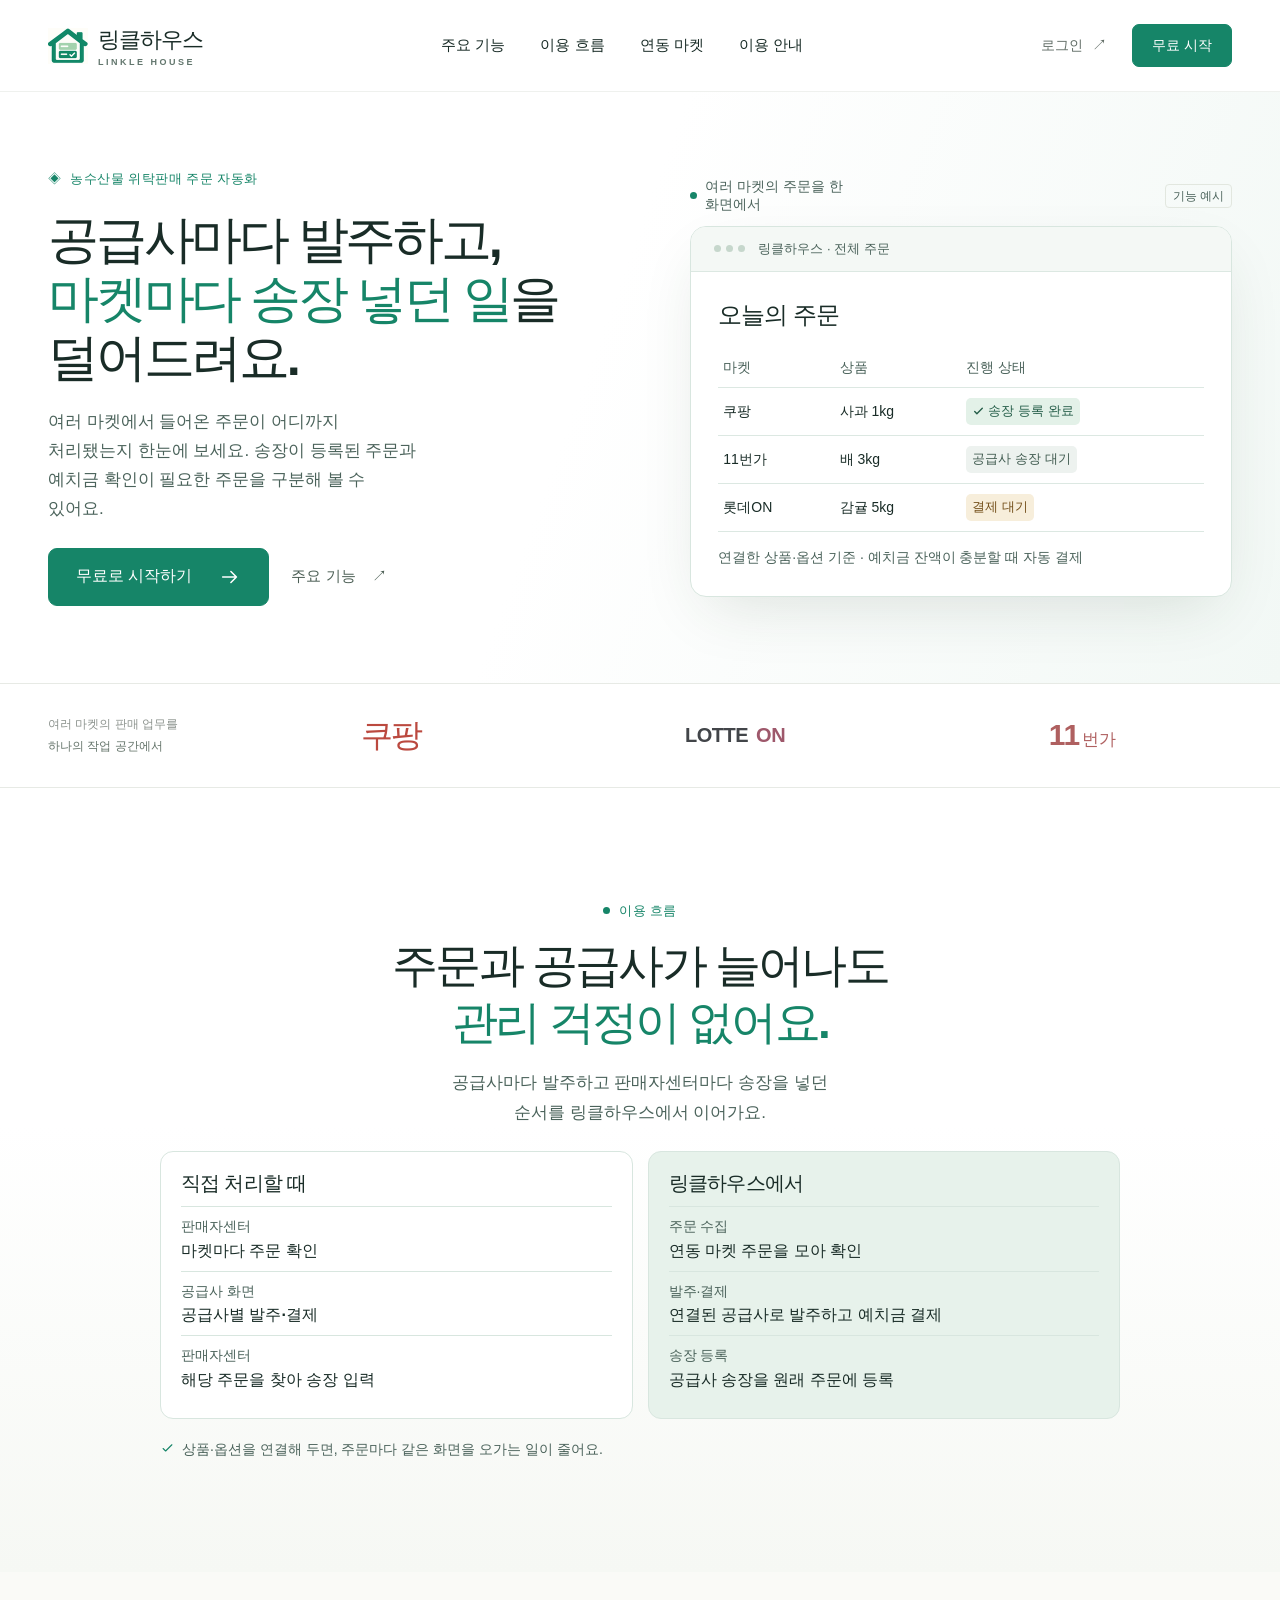
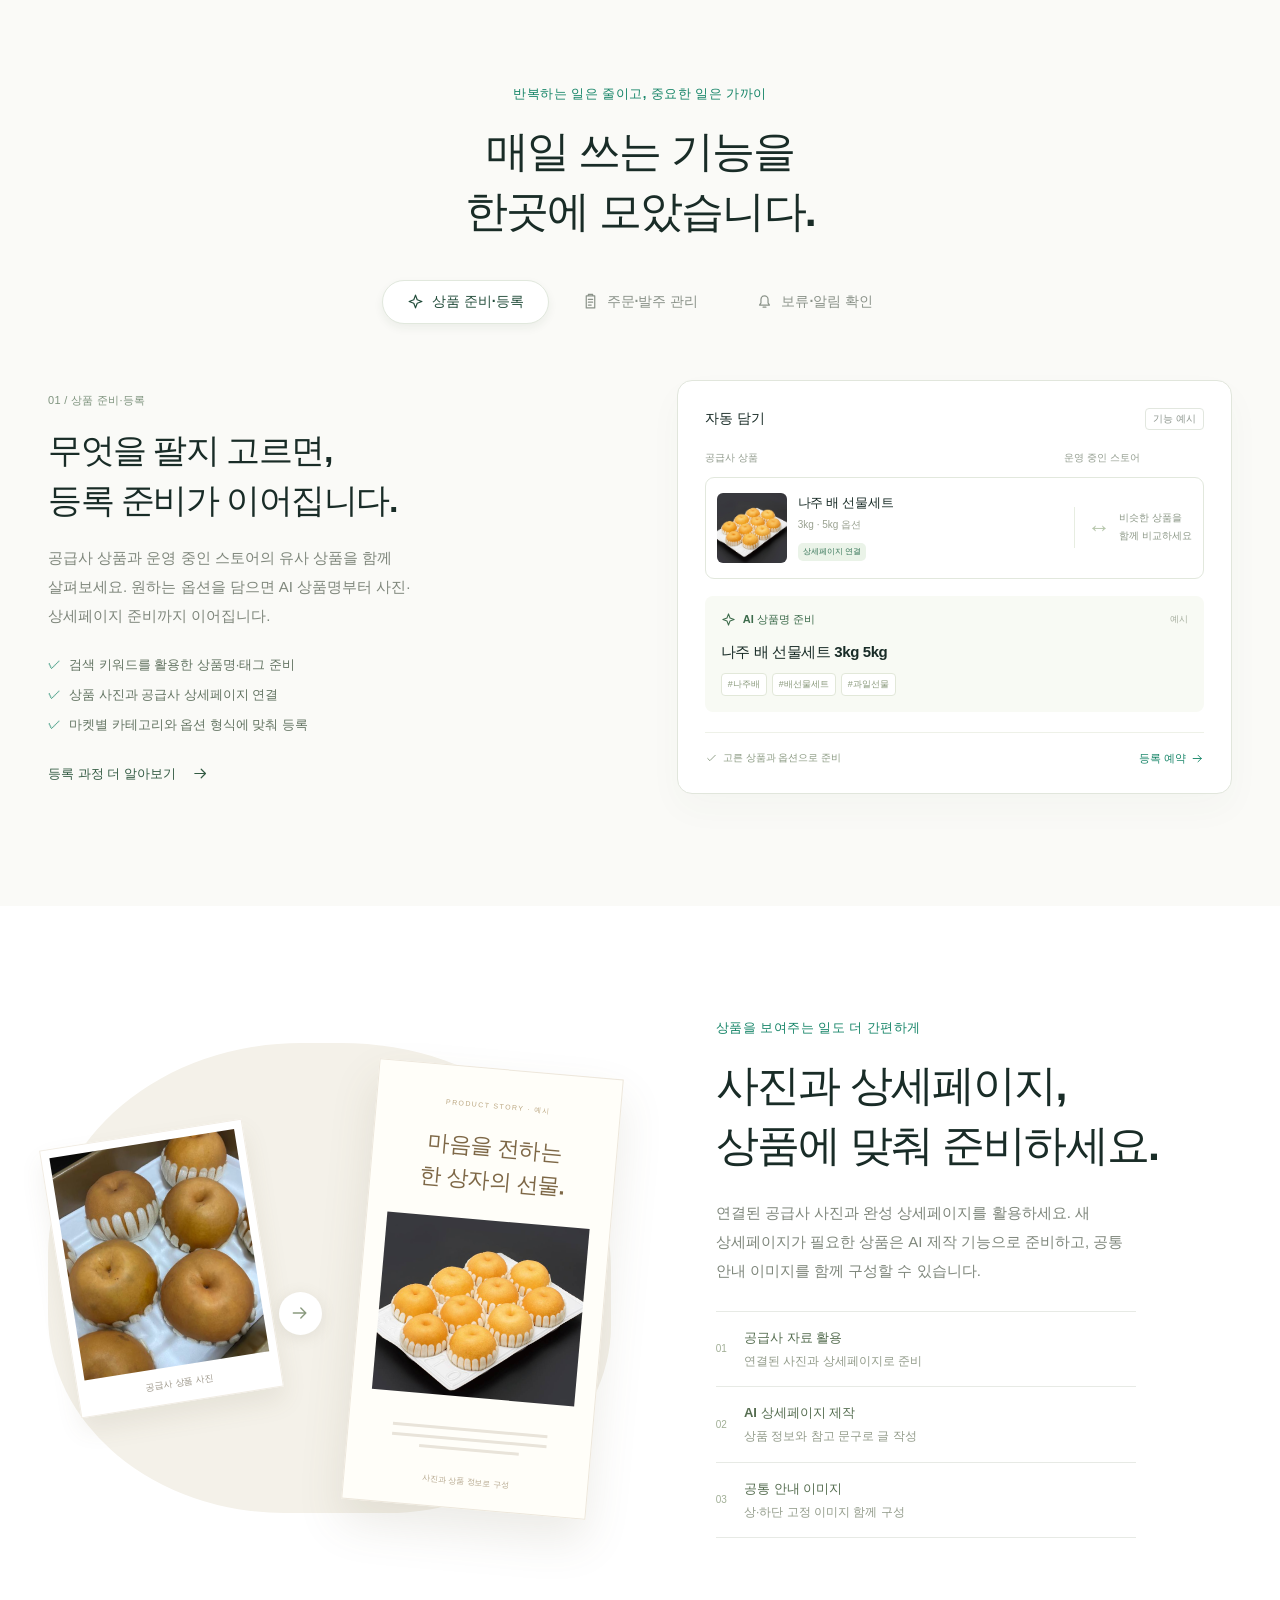
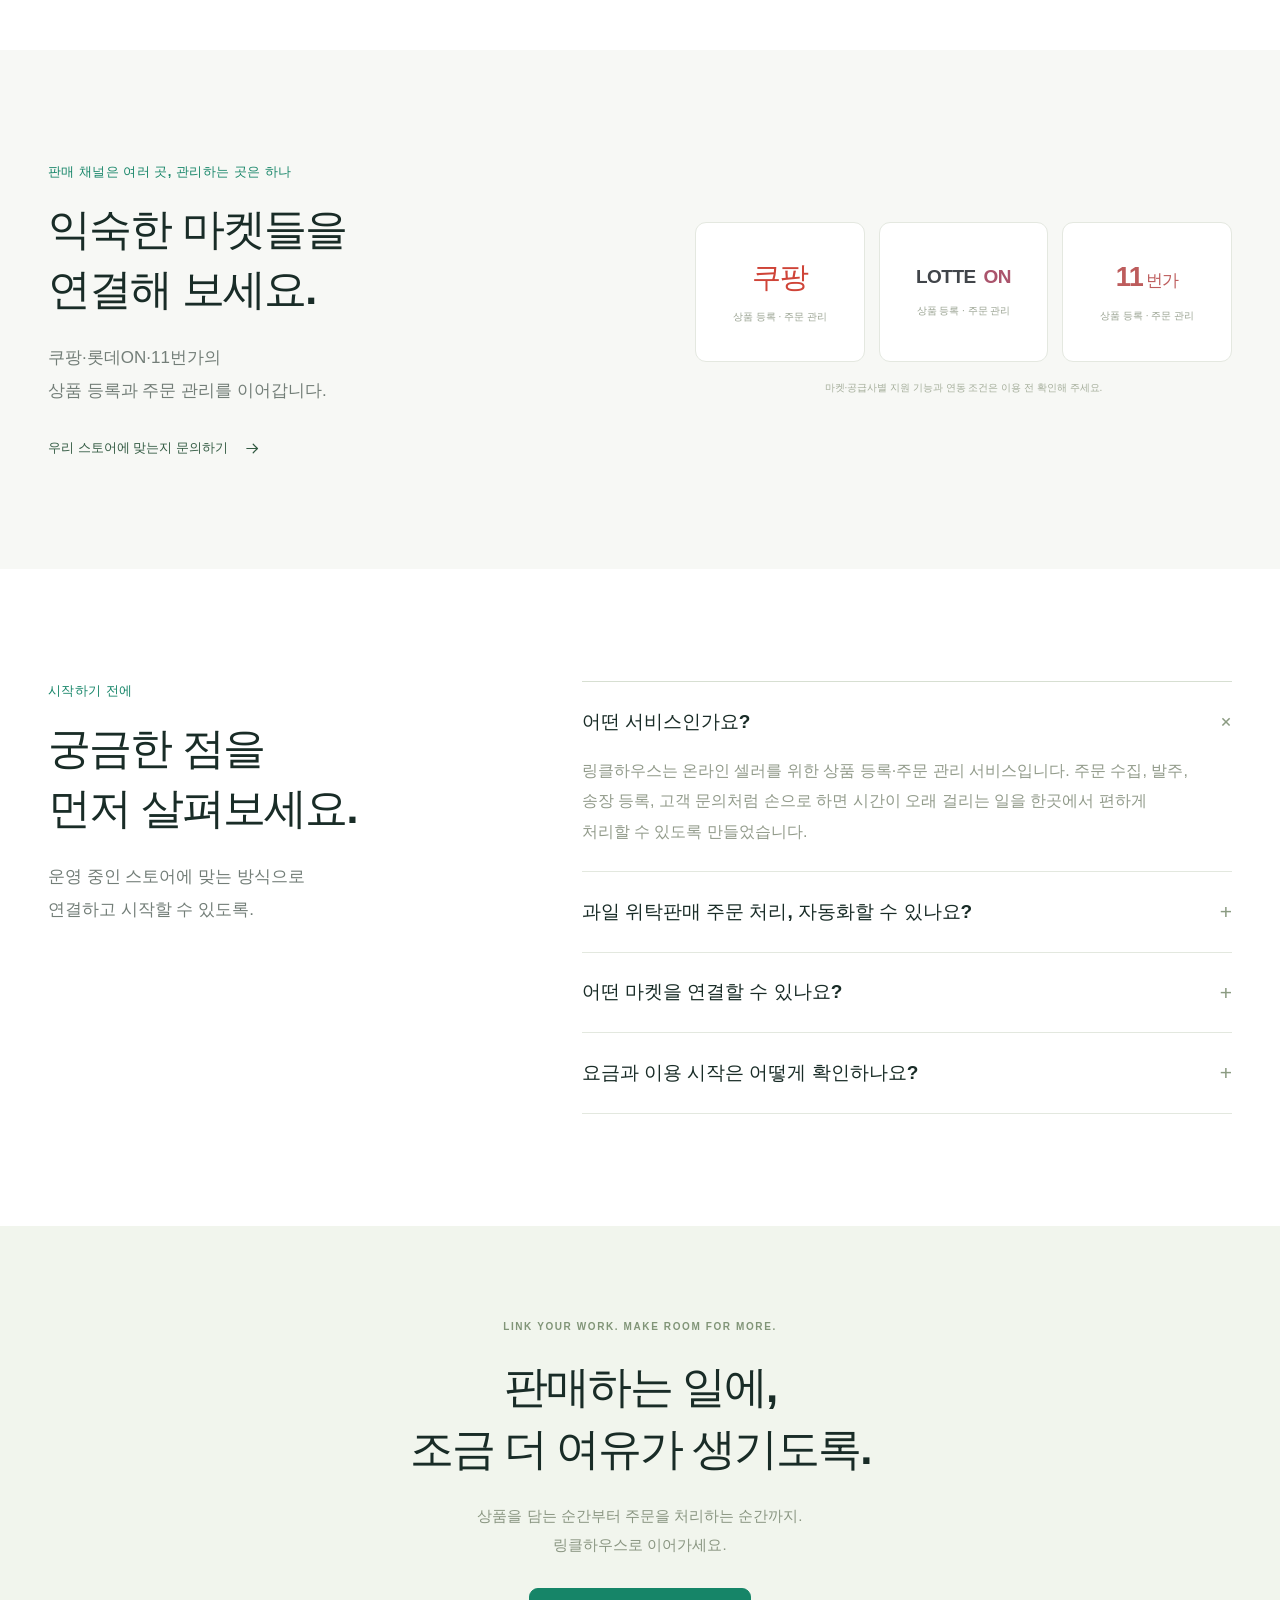
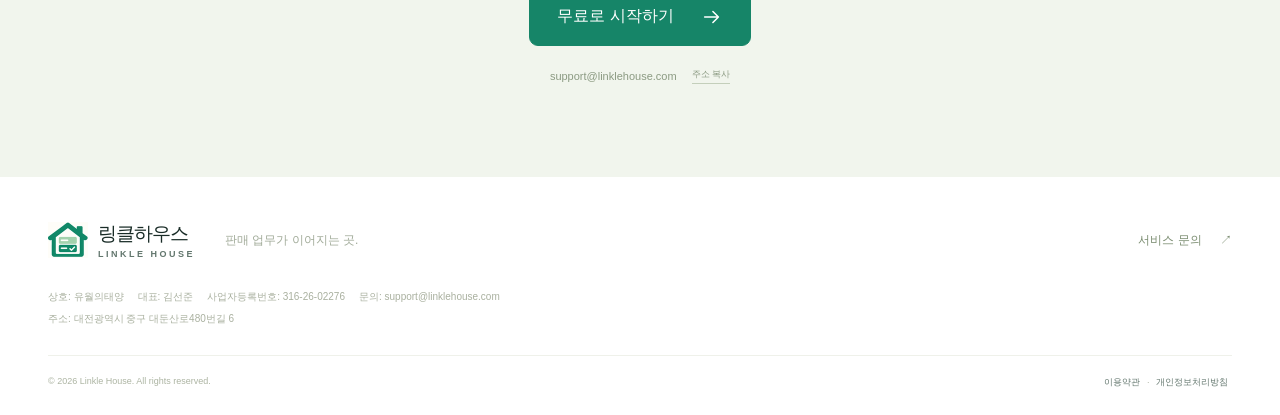
<file: index.html>
<!doctype html>
<html lang="ko">
<head>
  <meta charset="utf-8">
  <meta name="viewport" content="width=device-width, initial-scale=1">
  <meta name="theme-color" content="#168568">
  <title>링클하우스 | 위탁판매 상품 등록·주문 발주 자동화</title>
  <meta name="description" content="링클하우스는 온라인 셀러를 위한 판매 업무 도구입니다. 공급사 상품 선택, AI 상품명·상세페이지 준비, 쿠팡·롯데ON·11번가 상품 등록, 주문 모으기와 공급사 발주까지 한곳에서 이어집니다.">
  <meta name="keywords" content="링클하우스, 위탁판매, 위탁판매 자동화, 상품 등록 자동화, 오픈마켓 상품 등록, 쿠팡 상품 등록, 롯데ON 상품 등록, 11번가 상품 등록, 주문 관리, 발주 자동화, 온라인 셀러, 농수산물 위탁판매">
  <meta name="robots" content="index, follow, max-image-preview:large">
  <meta name="naver-site-verification" content="0cd07f842395626017ded148392eafc7676b4496">
  <link rel="canonical" href="https://linklehouse.com/">
  <meta property="og:type" content="website">
  <meta property="og:site_name" content="링클하우스">
  <meta property="og:locale" content="ko_KR">
  <meta property="og:title" content="링클하우스 | 위탁판매 상품 등록·주문 발주 자동화">
  <meta property="og:description" content="공급사 상품 선택부터 여러 마켓 등록, 주문·발주 관리까지. 판매 업무를 한곳에서 이어가세요.">
  <meta property="og:url" content="https://linklehouse.com/">
  <meta property="og:image" content="https://linklehouse.com/assets/og-image.png">
  <meta property="og:image:width" content="1200">
  <meta property="og:image:height" content="630">
  <meta property="og:image:alt" content="링클하우스 — 위탁판매 상품 등록부터 주문·발주 관리까지 한곳에서">
  <meta name="twitter:card" content="summary_large_image">
  <meta name="twitter:title" content="링클하우스 | 위탁판매 상품 등록·주문 발주 자동화">
  <meta name="twitter:description" content="공급사 상품 선택부터 여러 마켓 등록, 주문·발주 관리까지. 판매 업무를 한곳에서 이어가세요.">
  <meta name="twitter:image" content="https://linklehouse.com/assets/og-image.png">
  <link rel="icon" type="image/png" sizes="48x48" href="assets/favicon-48.png">
  <link rel="icon" type="image/png" sizes="192x192" href="assets/favicon-192.png">
  <link rel="apple-touch-icon" href="assets/apple-touch-icon.png">
  <script type="application/ld+json">
  {
    "@context": "https://schema.org",
    "@graph": [
      {
        "@type": "Organization",
        "@id": "https://linklehouse.com/#org",
        "name": "링클하우스",
        "alternateName": "Linkle House",
        "legalName": "유월의태양",
        "url": "https://linklehouse.com/",
        "logo": "https://linklehouse.com/assets/logo-512.png",
        "email": "support@linklehouse.com",
        "foundingDate": "2026-07",
        "address": {
          "@type": "PostalAddress",
          "streetAddress": "대둔산로480번길 6",
          "addressLocality": "중구",
          "addressRegion": "대전광역시",
          "postalCode": "34980",
          "addressCountry": "KR"
        }
      },
      {
        "@type": "WebSite",
        "@id": "https://linklehouse.com/#website",
        "name": "링클하우스",
        "alternateName": "Linkle House",
        "url": "https://linklehouse.com/",
        "inLanguage": "ko-KR",
        "publisher": { "@id": "https://linklehouse.com/#org" }
      }
    ]
  }
  </script>
  <link rel="stylesheet" href="style.css?v=order-workflow">
  <script src="site.js?v=order-board-hero" defer></script>
</head>
<body>
  <a class="skip-link" href="#main">본문으로 건너뛰기</a>
  <svg class="svg-library" aria-hidden="true" xmlns="http://www.w3.org/2000/svg">
    <symbol id="i-arrow" viewBox="0 0 24 24"><path d="M4 12h15m-6-6 6 6-6 6"/></symbol>
    <symbol id="i-check" viewBox="0 0 24 24"><path d="m5 12 4 4L19 6"/></symbol>
    <symbol id="i-box" viewBox="0 0 24 24"><path d="m3 7 9-4 9 4-9 4-9-4Zm0 0v10l9 4 9-4V7M12 11v10M7.5 5l9 4"/></symbol>
    <symbol id="i-spark" viewBox="0 0 24 24"><path d="m12 3 2.4 6.6L21 12l-6.6 2.4L12 21l-2.4-6.6L3 12l6.6-2.4L12 3Z"/></symbol>
    <symbol id="i-store" viewBox="0 0 24 24"><path d="M4 9v11h16V9M3 9l2-6h14l2 6M3 9c0 4 6 4 6 0 0 4 6 4 6 0 0 4 6 4 6 0M9 20v-6h6v6"/></symbol>
    <symbol id="i-orders" viewBox="0 0 24 24"><path d="M6 4h12v17H6zM9 4V2h6v2M9 9h6M9 13h6M9 17h4"/></symbol>
    <symbol id="i-bell" viewBox="0 0 24 24"><path d="M5 17h14l-2-3V9a5 5 0 0 0-10 0v5l-2 3Zm5 3h4"/></symbol>
    <symbol id="i-mail" viewBox="0 0 24 24"><rect x="3" y="5" width="18" height="14" rx="3"/><path d="m4 6 8 7 8-7"/></symbol>
    <symbol id="i-flow" viewBox="0 0 24 24"><path d="M5 5h14v5M19 10l-4-4m4 4 4-4M19 19H5v-5M5 14l-4 4m4-4 4 4"/></symbol>
  </svg>

  <header class="site-header">
    <div class="container header-inner">
      <a href="#" class="brand" aria-label="링클하우스 처음으로"><span class="brand-symbol"><img src="assets/logo-112.png" alt="" width="56" height="56"></span><span>링클하우스<small>LINKLE HOUSE</small></span></a>
      <nav class="desktop-nav" aria-label="주 메뉴"><a href="#features">주요 기능</a><a href="#workflow">이용 흐름</a><a href="#markets">연동 마켓</a><a href="#guide">이용 안내</a></nav>
      <div class="header-actions"><a class="login-link" href="https://app.linklehouse.com/login">로그인 <span aria-hidden="true">↗</span></a><a class="button button-small" href="https://app.linklehouse.com/signup">무료 시작</a><button class="menu-toggle" aria-label="메뉴 열기" aria-expanded="false" aria-controls="mobile-menu"><span></span><span></span></button></div>
    </div>
    <nav class="mobile-menu" id="mobile-menu" aria-label="모바일 메뉴" hidden><a href="#features">주요 기능</a><a href="#workflow">이용 흐름</a><a href="#markets">연동 마켓</a><a href="#guide">이용 안내</a></nav>
  </header>

  <main id="main">
    <section class="hero" aria-labelledby="hero-title">
      <div class="container hero-grid">
        <div class="hero-copy">
          <span class="eyebrow"><span aria-hidden="true">◈</span> 농수산물 위탁판매 주문 자동화</span>
          <h1 id="hero-title">공급사마다 발주하고,<br><span>마켓마다 송장 넣던 일</span>을<br>덜어드려요.</h1>
          <p class="hero-description">여러 마켓에서 들어온 주문이 어디까지 처리됐는지 한눈에 보세요. 송장이 등록된 주문과 예치금 확인이 필요한 주문을 구분해 볼 수 있어요.</p>
          <div class="hero-buttons">
            <a class="button" href="https://app.linklehouse.com/signup">무료로 시작하기 <svg class="icon" aria-hidden="true"><use href="#i-arrow"/></svg></a>
            <a class="text-button" href="#features">주요 기능 <span aria-hidden="true">↗</span></a>
          </div>
        </div>

        <div class="hero-stage">
          <div class="stage-caption">
            <span class="stage-caption-label"><span class="live-dot" aria-hidden="true"></span> 여러 마켓의 주문을 한 화면에서</span>
            <span class="example-tag">기능 예시</span>
          </div>
          <div class="app-window">
            <div class="window-bar"><div class="window-dots" aria-hidden="true"><i></i><i></i><i></i></div><span>링클하우스 · 전체 주문</span></div>
            <div class="app-body">
              <h2 id="hero-orders-title">오늘의 주문</h2>
              <table class="hero-orders" aria-labelledby="hero-orders-title" aria-describedby="hero-orders-note">
                <thead>
                  <tr><th scope="col">마켓</th><th scope="col">상품</th><th scope="col">진행 상태</th></tr>
                </thead>
                <tbody>
                  <tr>
                    <td>쿠팡</td><td>사과 1kg</td>
                    <td><span class="hero-order-status"><svg class="icon" aria-hidden="true"><use href="#i-check"/></svg>송장 등록 완료</span></td>
                  </tr>
                  <tr>
                    <td>11번가</td><td>배 3kg</td>
                    <td><span class="hero-order-status status-waiting">공급사 송장 대기</span></td>
                  </tr>
                  <tr>
                    <td>롯데ON</td><td>감귤 5kg</td>
                    <td><span class="hero-order-status status-payment">결제 대기</span></td>
                  </tr>
                </tbody>
              </table>
              <p class="hero-orders-note" id="hero-orders-note">연결한 상품·옵션 기준 · 예치금 잔액이 충분할 때 자동 결제</p>
            </div>
          </div>
        </div>
      </div>
    </section>

    <section class="market-strip" aria-label="지원 마켓"><div class="container market-strip-inner"><span class="strip-label">여러 마켓의 판매 업무를<br><b>하나의 작업 공간에서</b></span><div class="market-names"><span class="market-coupang">쿠팡</span><span class="market-lotte">LOTTE <b>ON</b></span><span class="market-eleven">11<span>번가</span></span></div></div></section>

    <section class="workflow section" id="workflow" aria-labelledby="workflow-title">
      <div class="container">
        <div class="section-heading centered">
          <span class="eyebrow"><span class="workflow-dot" aria-hidden="true"></span>이용 흐름</span>
          <h2 id="workflow-title">주문과 공급사가 늘어나도<br><span>관리 걱정이 없어요.</span></h2>
          <p>공급사마다 발주하고 판매자센터마다 송장을 넣던 순서를 링클하우스에서 이어가요.</p>
        </div>
        <div class="workflow-comparison">
          <article class="workflow-card">
            <h3>직접 처리할 때</h3>
            <ol>
              <li><span>판매자센터</span><strong>마켓마다 주문 확인</strong></li>
              <li><span>공급사 화면</span><strong>공급사별 발주·결제</strong></li>
              <li><span>판매자센터</span><strong>해당 주문을 찾아 송장 입력</strong></li>
            </ol>
          </article>
          <article class="workflow-card workflow-card-linked">
            <h3>링클하우스에서</h3>
            <ol>
              <li><span>주문 수집</span><strong>연동 마켓 주문을 모아 확인</strong></li>
              <li><span>발주·결제</span><strong>연결된 공급사로 발주하고 예치금 결제</strong></li>
              <li><span>송장 등록</span><strong>공급사 송장을 원래 주문에 등록</strong></li>
            </ol>
          </article>
        </div>
        <p class="workflow-note"><svg class="icon" aria-hidden="true"><use href="#i-check"/></svg><span>상품·옵션을 연결해 두면, 주문마다 같은 화면을 오가는 일이 줄어요.</span></p>
      </div>
    </section>

    <section class="feature-section section" id="features">
      <div class="container">
        <div class="section-heading centered"><span class="eyebrow">반복하는 일은 줄이고, 중요한 일은 가까이</span><h2>매일 쓰는 기능을<br>한곳에 모았습니다.</h2></div>
        <div class="feature-tabs" role="tablist" aria-label="주요 기능"><button role="tab" id="tab-prepare" aria-controls="panel-prepare" aria-selected="true" data-feature="prepare"><svg class="icon"><use href="#i-spark"/></svg>상품 준비·등록</button><button role="tab" id="tab-orders" aria-controls="panel-orders" aria-selected="false" tabindex="-1" data-feature="orders"><svg class="icon"><use href="#i-orders"/></svg>주문·발주 관리</button><button role="tab" id="tab-review" aria-controls="panel-review" aria-selected="false" tabindex="-1" data-feature="review"><svg class="icon"><use href="#i-bell"/></svg>보류·알림 확인</button></div>

        <div class="feature-panel" id="panel-prepare" role="tabpanel" aria-labelledby="tab-prepare">
          <div class="feature-copy"><span class="section-index">01 / 상품 준비·등록</span><h3>무엇을 팔지 고르면,<br>등록 준비가 이어집니다.</h3><p>공급사 상품과 운영 중인 스토어의 유사 상품을 함께 살펴보세요. 원하는 옵션을 담으면 AI 상품명부터 사진·상세페이지 준비까지 이어집니다.</p><ul class="check-list"><li>검색 키워드를 활용한 상품명·태그 준비</li><li>상품 사진과 공급사 상세페이지 연결</li><li>마켓별 카테고리와 옵션 형식에 맞춰 등록</li></ul><a class="inline-link" href="#guide">등록 과정 더 알아보기 <svg class="icon"><use href="#i-arrow"/></svg></a></div>
          <div class="feature-visual prepare-visual"><div class="mini-topline"><b>자동 담기</b><span class="example-tag">기능 예시</span></div><div class="compare-labels"><span>공급사 상품</span><span>운영 중인 스토어</span></div><div class="compare-product"><div class="supplier-side"><img src="assets/pear-product.jpg" alt="공급사 배 상품 예시" width="92" height="92" loading="lazy"><div><h4>나주 배 선물세트</h4><p>3kg · 5kg 옵션</p><span class="badge badge-soft">상세페이지 연결</span></div></div><div class="store-side"><span class="compare-mark">↔</span><span>비슷한 상품을<br>함께 비교하세요</span></div></div><div class="name-preview"><div><svg class="icon"><use href="#i-spark"/></svg><b>AI 상품명 준비</b><span>예시</span></div><p>나주 배 선물세트 3kg 5kg</p><div class="keyword-tags"><span>#나주배</span><span>#배선물세트</span><span>#과일선물</span></div></div><div class="visual-bottom"><span><svg class="icon"><use href="#i-check"/></svg>고른 상품과 옵션으로 준비</span><span>등록 예약 <svg class="icon"><use href="#i-arrow"/></svg></span></div></div>
        </div>

        <div class="feature-panel" id="panel-orders" role="tabpanel" aria-labelledby="tab-orders" hidden>
          <div class="feature-copy"><span class="section-index">02 / 주문·발주 관리</span><h3>마켓마다 들어온 주문,<br>한곳에서 다음 업무로.</h3><p>여러 마켓의 주문을 모아 확인하고, 연결된 공급사 상품과 옵션으로 발주를 이어갑니다. 공급사 송장도 주문이 들어온 마켓으로 연결합니다.</p><ul class="check-list"><li>여러 마켓의 주문 현황을 함께 확인</li><li>공급사 상품·옵션과 발주 정보 연결</li><li>송장과 배송 처리 결과 확인</li></ul><a class="inline-link" href="#markets">연동 마켓 알아보기 <svg class="icon"><use href="#i-arrow"/></svg></a></div>
          <div class="feature-visual orders-visual"><div class="mini-topline"><b>오늘의 주문</b><span class="example-tag">기능 예시</span></div><div class="order-row"><span class="market-dot coupang-dot">쿠</span><div><b>쿠팡</b><p>공급사 상품·옵션 연결</p></div><span class="badge badge-soft">발주 확인</span></div><div class="order-row"><span class="market-dot eleven-dot">11</span><div><b>11번가</b><p>새 주문을 모아 확인</p></div><span class="badge badge-warm">처리 대기</span></div><div class="order-row"><span class="market-dot lotte-dot">L</span><div><b>롯데ON</b><p>처리 결과 함께 확인</p></div><span class="badge badge-soft">발주 확인</span></div><div class="visual-bottom"><svg class="icon"><use href="#i-flow"/></svg>주문 수집 → 상품 연결 → 발주 → 송장</div></div>
        </div>

        <div class="feature-panel" id="panel-review" role="tabpanel" aria-labelledby="tab-review" hidden>
          <div class="feature-copy"><span class="section-index">03 / 보류·알림 확인</span><h3>멈춘 작업도,<br>이유를 확인할 수 있게.</h3><p>등록되지 않은 상품을 찾느라 헤매지 마세요. 상품과 보류 사유를 함께 확인하고, 필요한 자료를 보완한 뒤 다시 등록을 시도할 수 있습니다.</p><ul class="check-list"><li>등록 결과와 보류 사유를 한눈에 확인</li><li>확인이 필요한 일을 텔레그램 알림으로</li><li>수정 후 재시도할 상품을 직접 선택</li></ul><a class="inline-link" href="#guide">운영 방식 알아보기 <svg class="icon"><use href="#i-arrow"/></svg></a></div>
          <div class="feature-visual review-visual"><div class="mini-topline"><b>확인이 필요한 상품</b><span class="example-tag">기능 예시</span></div><div class="review-product"><img src="assets/pear-product.jpg" alt="사진 확인이 필요한 상품 예시" width="72" height="72" loading="lazy"><div><h4>배 선물세트</h4><span class="badge badge-warm">사진·상세페이지 확인</span></div></div><div class="reason-box"><span class="reason-title">등록이 안 된 이유</span><h4>등록에 필요한 사진이 부족합니다.</h4><p>공급사 사진과 상세페이지 연결을 확인하고, 필요한 자료를 보완해 주세요.</p></div><div class="notification-example"><svg class="icon"><use href="#i-bell"/></svg><div><b>확인이 필요한 일을 알려드립니다</b><p>텔레그램 알림에서 상품과 사유 확인</p></div></div><div class="visual-bottom"><span>자료 보완 후</span><b>다시 등록 시도 <svg class="icon"><use href="#i-arrow"/></svg></b></div></div>
        </div>
      </div>
    </section>

    <section class="detail-section section">
      <div class="container detail-grid">
        <div class="detail-composition"><div class="photo-stack"><img src="assets/pear-photo.jpg" alt="공급사에서 제공하는 배 사진 예시" width="240" height="300" loading="lazy"><span>공급사 상품 사진</span></div><div class="detail-page-example"><span class="detail-eyebrow">PRODUCT STORY · 예시</span><h3>마음을 전하는<br>한 상자의 선물.</h3><img src="assets/pear-product.jpg" alt="상세페이지에 활용하는 배 선물세트 사진 예시" width="300" height="220" loading="lazy"><div class="detail-lines"><i></i><i></i><i></i></div><span class="detail-label">사진과 상품 정보로 구성</span></div><span class="photo-connection" aria-hidden="true"><svg class="icon"><use href="#i-arrow"/></svg></span></div>
        <div class="feature-copy"><span class="eyebrow">상품을 보여주는 일도 더 간편하게</span><h2>사진과 상세페이지,<br>상품에 맞춰 준비하세요.</h2><p>연결된 공급사 사진과 완성 상세페이지를 활용하세요. 새 상세페이지가 필요한 상품은 AI 제작 기능으로 준비하고, 공통 안내 이미지를 함께 구성할 수 있습니다.</p><div class="detail-points"><div><span>01</span><p><b>공급사 자료 활용</b>연결된 사진과 상세페이지로 준비</p></div><div><span>02</span><p><b>AI 상세페이지 제작</b>상품 정보와 참고 문구로 글 작성</p></div><div><span>03</span><p><b>공통 안내 이미지</b>상·하단 고정 이미지 함께 구성</p></div></div></div>
      </div>
    </section>

    <section class="market-section section" id="markets"><div class="container markets-grid"><div class="section-heading"><span class="eyebrow">판매 채널은 여러 곳, 관리하는 곳은 하나</span><h2>익숙한 마켓들을<br>연결해 보세요.</h2><p>쿠팡·롯데ON·11번가의<br>상품 등록과 주문 관리를 이어갑니다.</p><a class="inline-link" href="#contact">우리 스토어에 맞는지 문의하기 <svg class="icon"><use href="#i-arrow"/></svg></a></div><div class="market-grid"><div><span class="market-coupang">쿠팡</span><p>상품 등록 · 주문 관리</p></div><div><span class="market-lotte">LOTTE <b>ON</b></span><p>상품 등록 · 주문 관리</p></div><div><span class="market-eleven">11<span>번가</span></span><p>상품 등록 · 주문 관리</p></div><p class="market-footnote">마켓·공급사별 지원 기능과 연동 조건은 이용 전 확인해 주세요.</p></div></div></section>

    <section class="guide-section section" id="guide"><div class="container guide-grid"><div class="section-heading"><span class="eyebrow">시작하기 전에</span><h2>궁금한 점을<br>먼저 살펴보세요.</h2><p>운영 중인 스토어에 맞는 방식으로<br>연결하고 시작할 수 있도록.</p></div><div class="faq-list"><details open><summary>어떤 서비스인가요?<span aria-hidden="true">+</span></summary><p>링클하우스는 온라인 셀러를 위한 상품 등록·주문 관리 서비스입니다. 주문 수집, 발주, 송장 등록, 고객 문의처럼 손으로 하면 시간이 오래 걸리는 일을 한곳에서 편하게 처리할 수 있도록 만들었습니다.</p></details><details><summary>과일 위탁판매 주문 처리, 자동화할 수 있나요?<span aria-hidden="true">+</span></summary><p>네, 가능합니다. 어드민플러스 API 연동을 지원하기 때문에 공급사 발주와 송장 등록을 자동화할 수 있습니다. 공급사가 여러 곳으로 늘어나도 한곳에서 편하게 관리할 수 있어서, 중량·묶음 옵션이 많은 과일·농수산물 위탁판매에 잘 맞습니다.</p></details><details><summary>어떤 마켓을 연결할 수 있나요?<span aria-hidden="true">+</span></summary><p>쿠팡, 롯데ON, 11번가입니다. 각 마켓의 판매자 계정이 필요합니다.</p></details><details><summary>요금과 이용 시작은 어떻게 확인하나요?<span aria-hidden="true">+</span></summary><p>무료 시작을 누르면 바로 가입할 수 있습니다. 지금은 모든 기능을 넉넉하게 무료로 쓸 수 있고, 결제 정보는 받지 않습니다. 유료로 바뀌더라도 30일 전에 미리 알려 드리며, 직접 신청하기 전엔 돈이 나가지 않습니다. 운영 중인 마켓과 이용할 공급사를 함께 알려주시면 필요한 연동 범위를 확인하는 데 도움이 됩니다.</p></details></div></div></section>

    <section class="contact-section" id="contact"><div class="container contact-inner"><span class="eyebrow">LINK YOUR WORK. MAKE ROOM FOR MORE.</span><h2>판매하는 일에,<br>조금 더 여유가 생기도록.</h2><p>상품을 담는 순간부터 주문을 처리하는 순간까지.<br>링클하우스로 이어가세요.</p><a class="button" href="https://app.linklehouse.com/signup">무료로 시작하기 <svg class="icon"><use href="#i-arrow"/></svg></a><button class="email-copy" id="email-copy" aria-label="문의 이메일 주소 복사">support@linklehouse.com <span>주소 복사</span></button><p class="copy-status" id="copy-status" role="status"></p></div></section>
  </main>

  <footer class="site-footer"><div class="container"><div class="footer-top"><a href="#" class="brand"><span class="brand-symbol"><img src="assets/logo-112.png" alt="" width="56" height="56" loading="lazy"></span><span>링클하우스<small>LINKLE HOUSE</small></span></a><p>판매 업무가 이어지는 곳.</p><a href="mailto:support@linklehouse.com">서비스 문의 <span>↗</span></a></div><div class="business-info"><span>상호: 유월의태양</span><span>대표: 김선준</span><span>사업자등록번호: 316-26-02276</span><span>문의: support@linklehouse.com</span><br><span>주소: 대전광역시 중구 대둔산로480번길 6</span></div><div class="footer-bottom"><span>© 2026 Linkle House. All rights reserved.</span><span class="footer-legal-links"><a href="terms.html">이용약관</a> · <a href="privacy.html"><strong>개인정보처리방침</strong></a></span></div></div></footer>
  <button class="back-top" aria-label="맨 위로 이동" hidden>↑</button>
  </body>
</html>
</file>
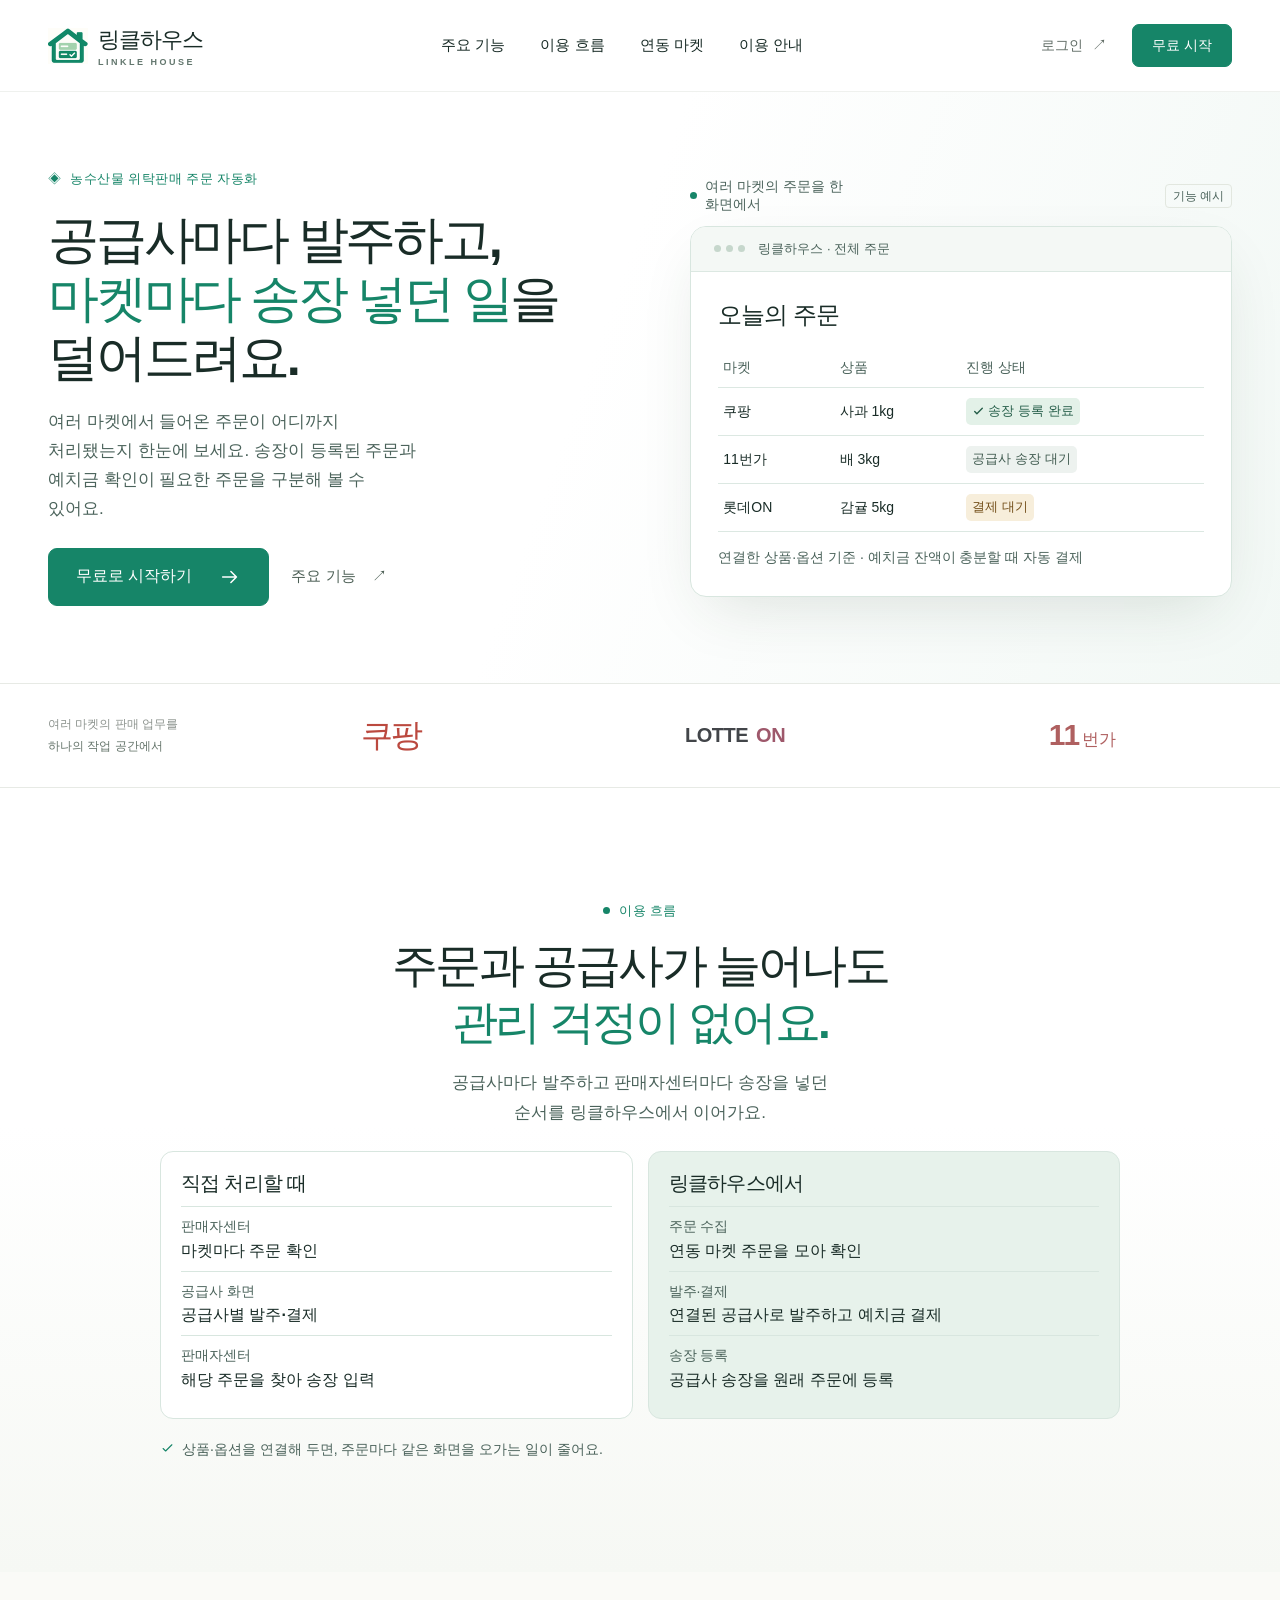
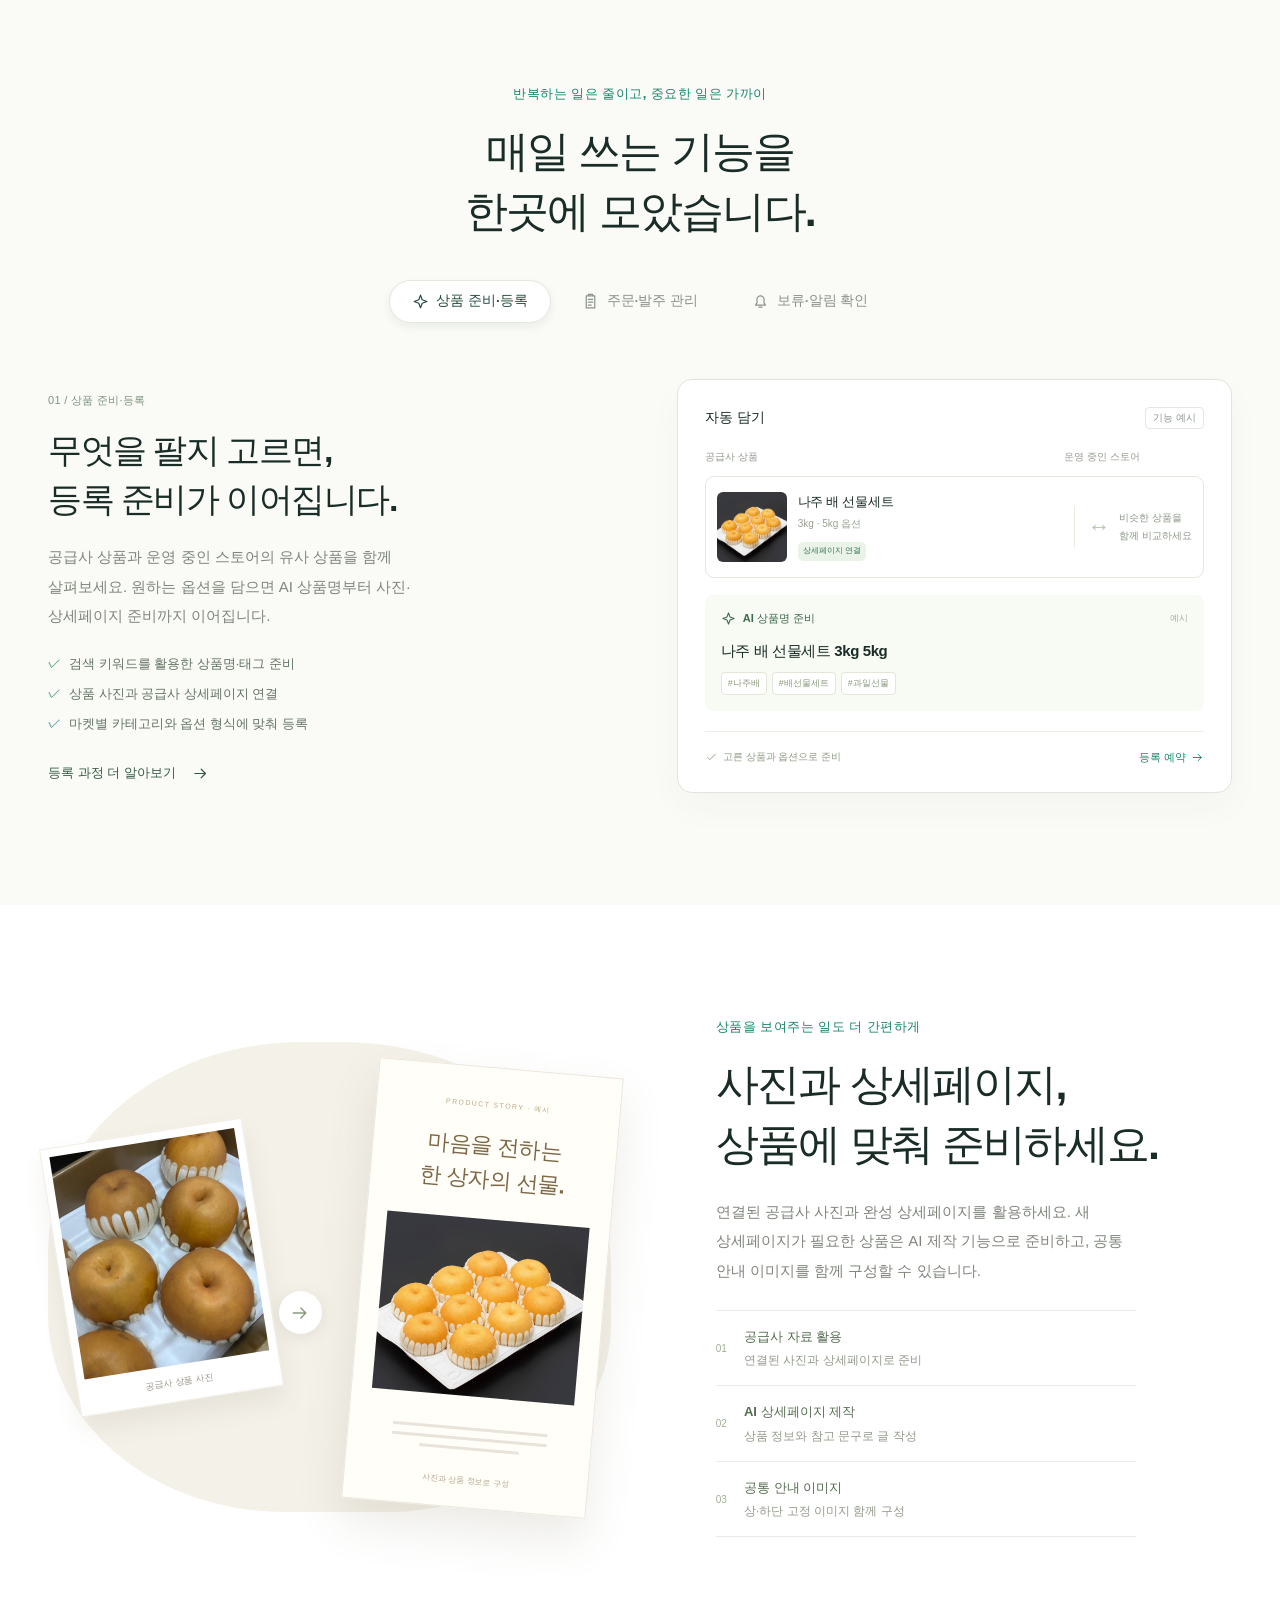
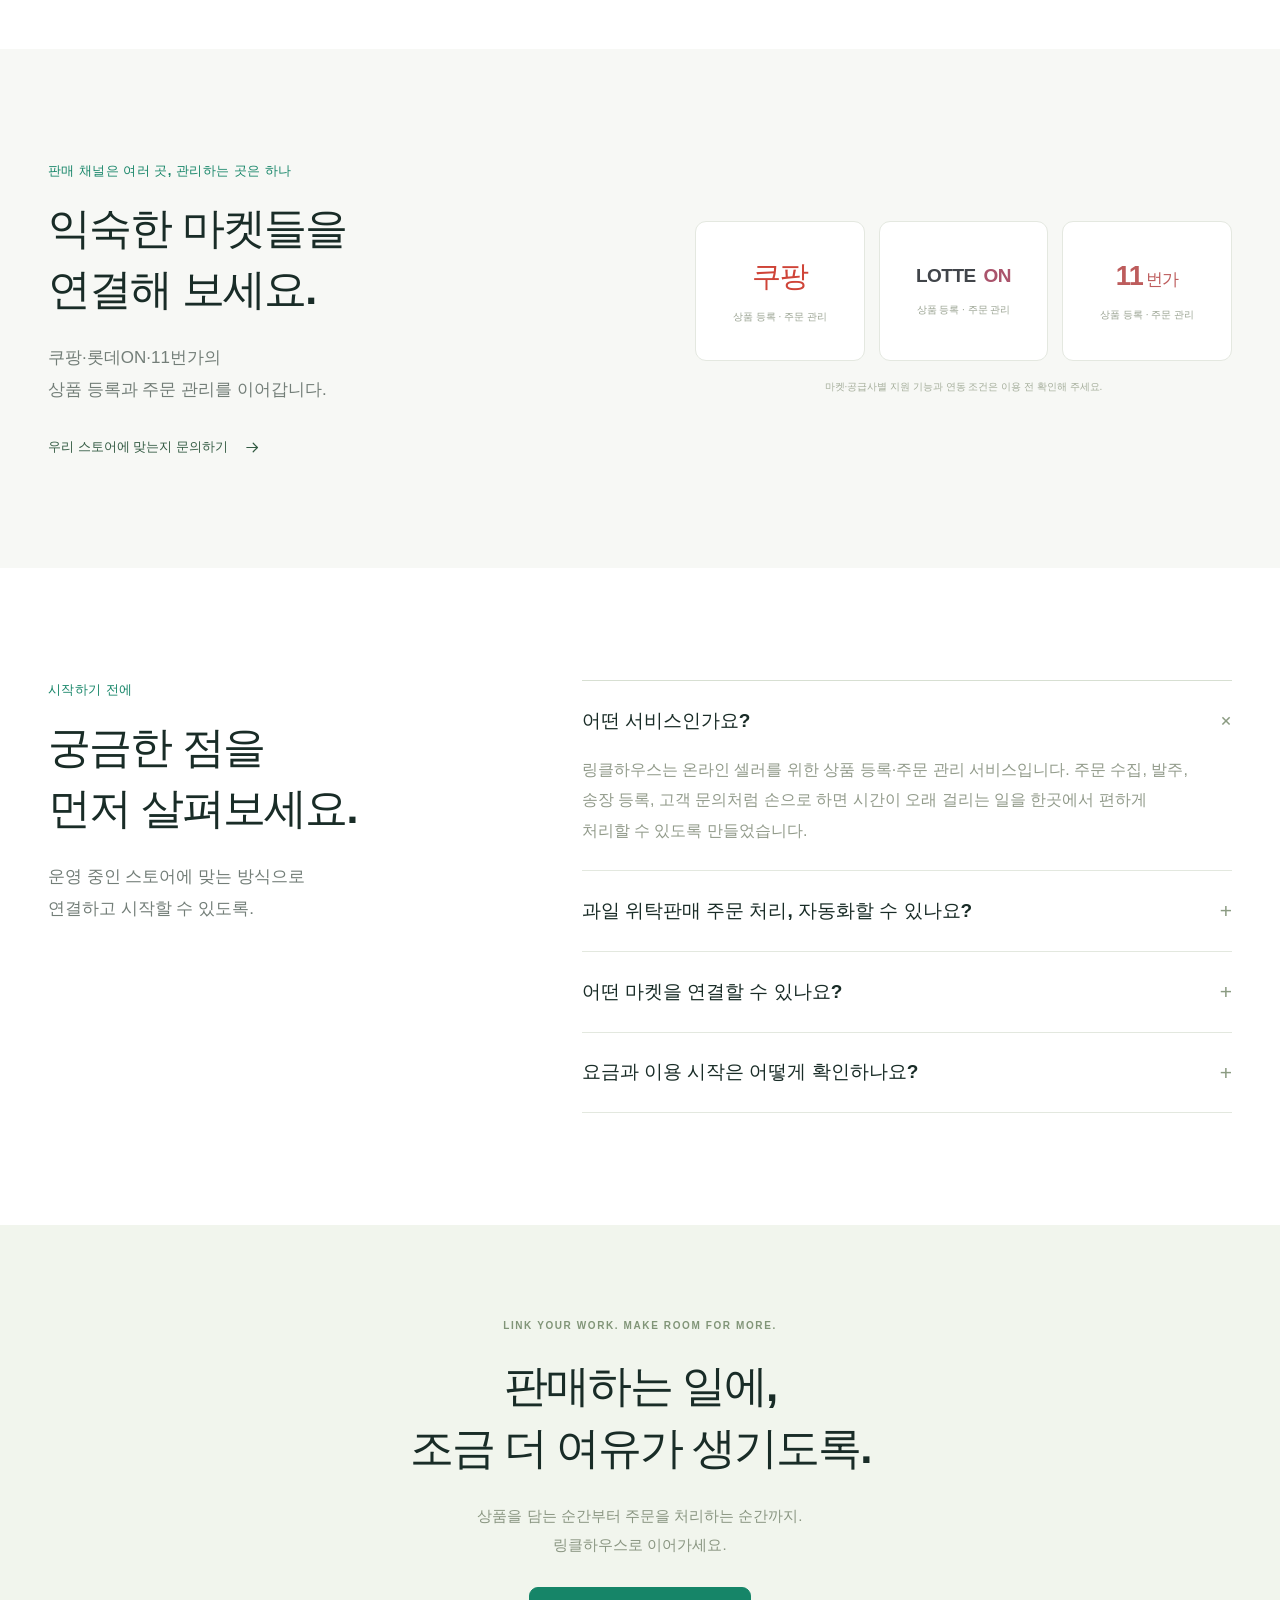
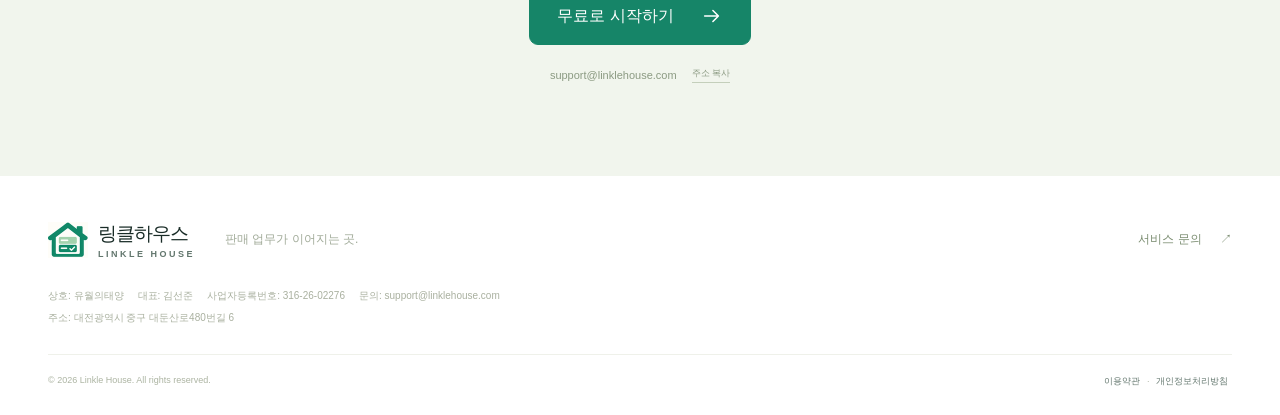
<file: en/index.html>
<!doctype html>
<html lang="en"><head><meta charset="utf-8"><title>Linkle House</title><meta name="robots" content="noindex, follow"><link rel="canonical" href="https://linklehouse.com/"><meta http-equiv="refresh" content="0; url=../"></head><body><a href="../">Linkle House</a></body></html>
</file>
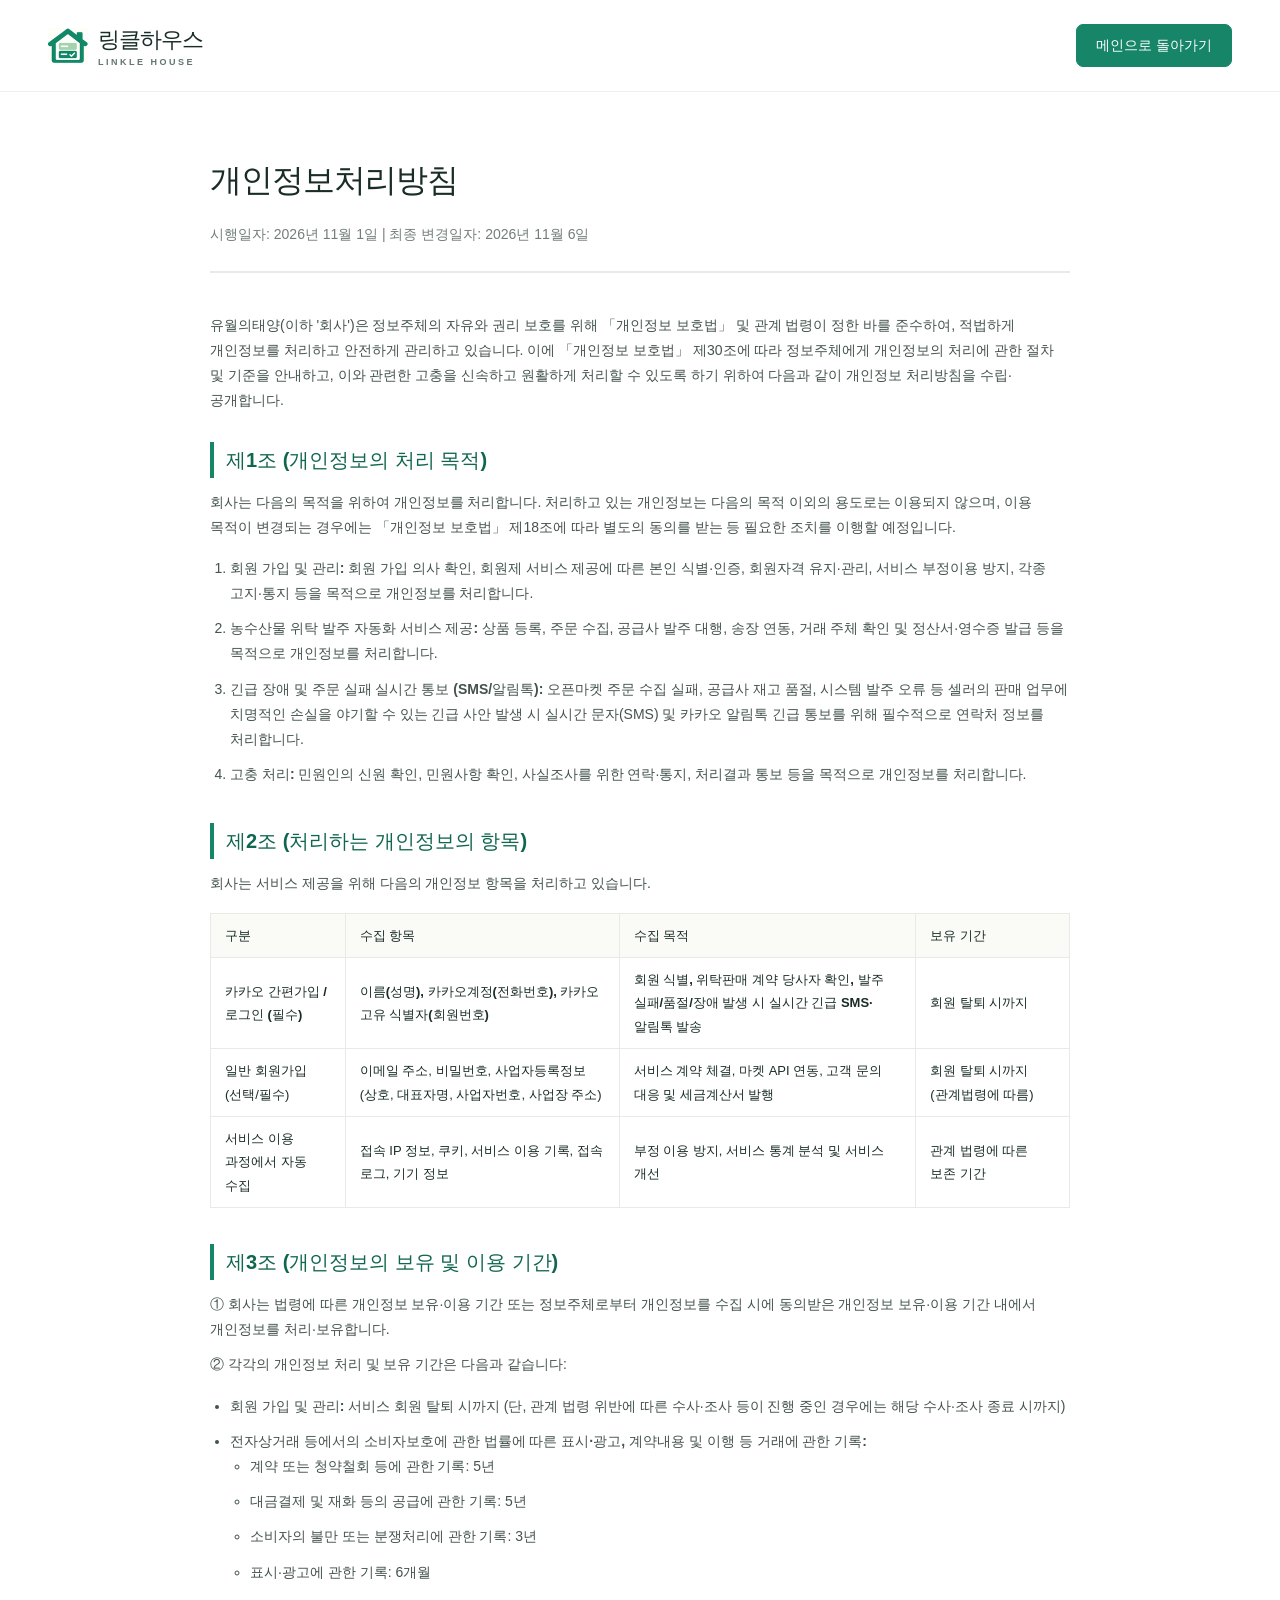
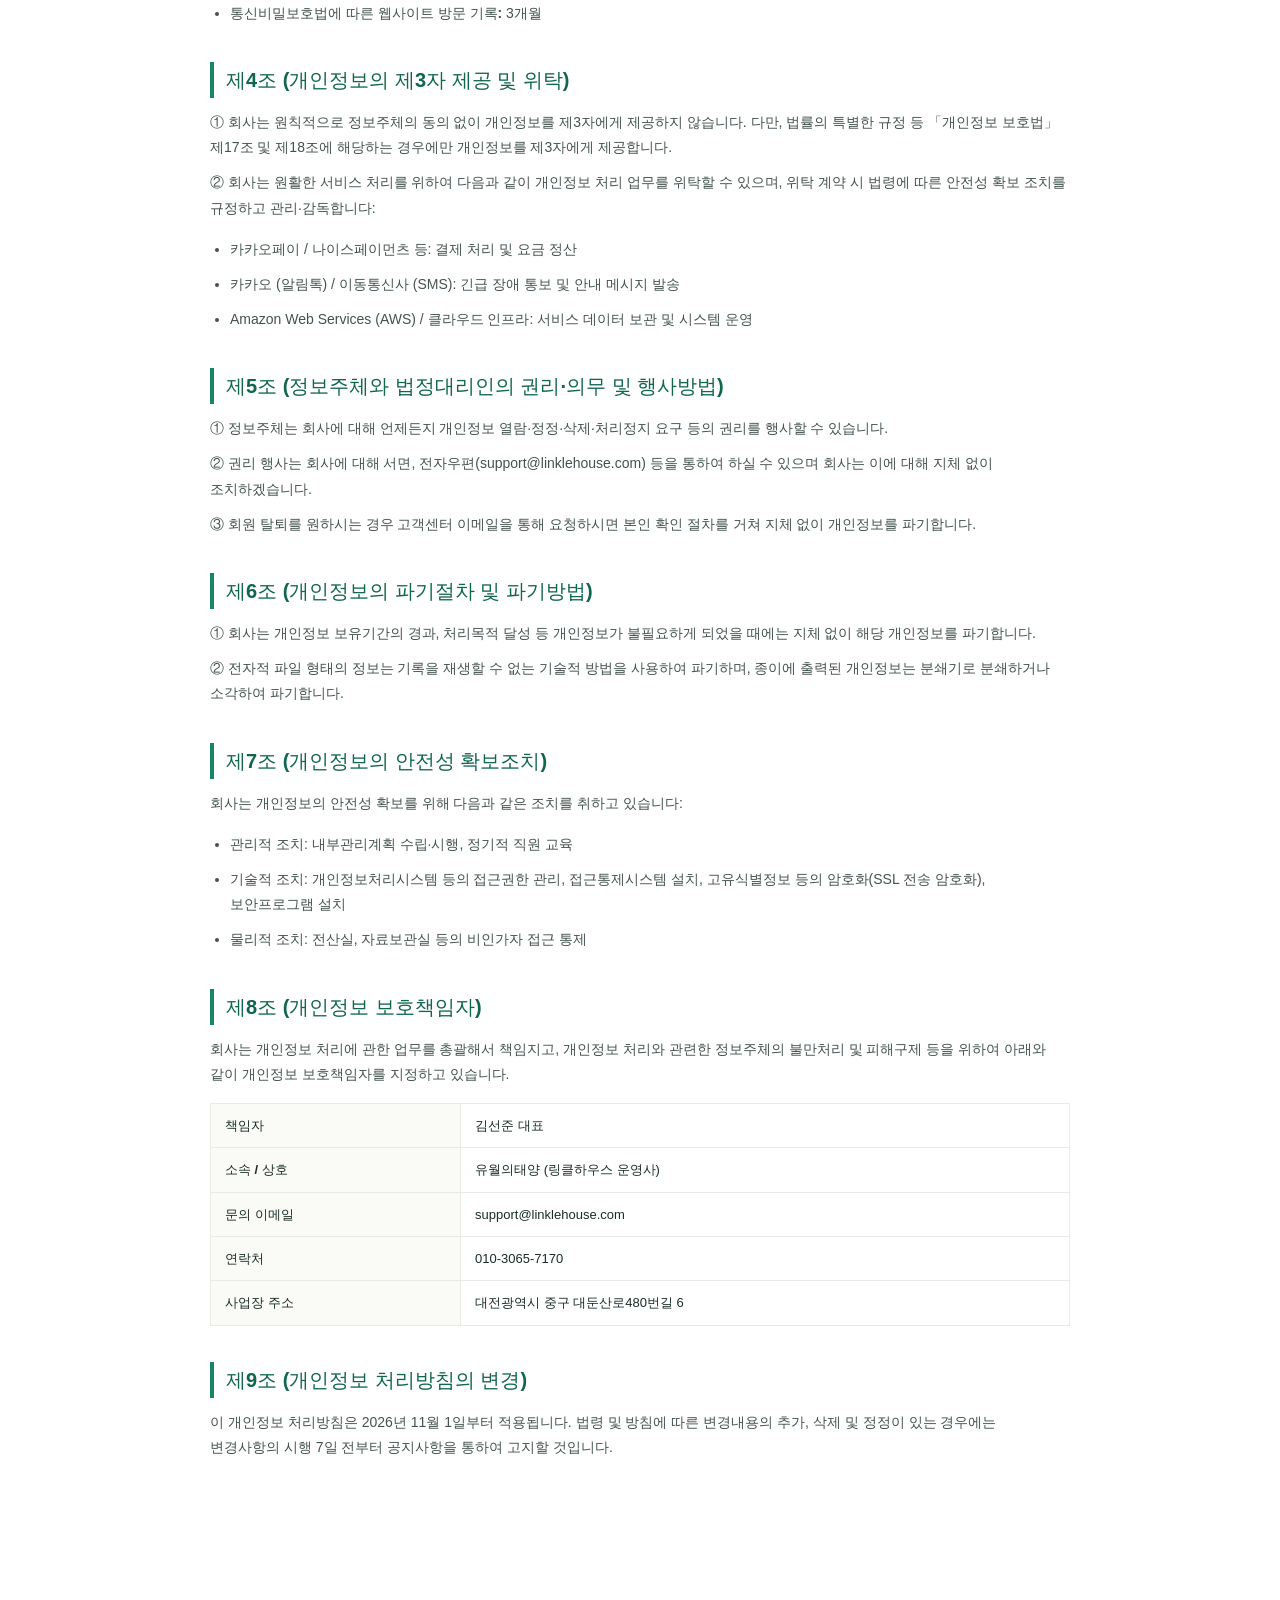
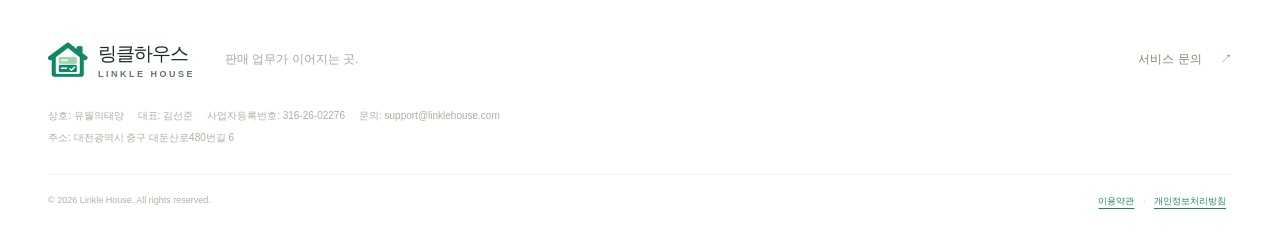
<file: privacy.html>
<!doctype html>
<html lang="ko">
<head>
  <meta charset="utf-8">
  <meta name="viewport" content="width=device-width, initial-scale=1">
  <meta name="theme-color" content="#168568">
  <title>개인정보처리방침 | 링클하우스</title>
  <meta name="description" content="링클하우스 개인정보처리방침입니다. 회원의 개인정보 보호를 위한 수집 항목, 목적, 보유 기간을 안내합니다.">
  <meta name="robots" content="index, follow">
  <link rel="canonical" href="https://linklehouse.com/privacy.html">
  <link rel="icon" type="image/png" sizes="48x48" href="assets/favicon-48.png">
  <link rel="icon" type="image/png" sizes="192x192" href="assets/favicon-192.png">
  <link rel="apple-touch-icon" href="assets/apple-touch-icon.png">
  <link rel="stylesheet" href="style.css">
  <style>
    .legal-page { padding: 60px 0 100px; }
    .legal-container { max-width: 860px; margin: 0 auto; line-height: 1.8; color: var(--ink); }
    .legal-header { border-bottom: 2px solid var(--line); padding-bottom: 24px; margin-bottom: 40px; }
    .legal-header h1 { font-size: 32px; font-weight: 800; margin: 0 0 12px; letter-spacing: -1px; }
    .legal-header p { font-size: 14px; color: var(--muted); margin: 0; }
    .legal-content section { margin-bottom: 36px; }
    .legal-content h2 { font-size: 20px; font-weight: 700; color: var(--jade-dark); margin: 28px 0 12px; border-left: 4px solid var(--jade); padding-left: 12px; }
    .legal-content h3 { font-size: 16px; font-weight: 600; margin: 20px 0 8px; color: var(--ink); }
    .legal-content p, .legal-content li { font-size: 14px; color: #44534c; margin: 0 0 10px; }
    .legal-content ul, .legal-content ol { padding-left: 20px; margin-bottom: 16px; }
    .legal-table { width: 100%; border-collapse: collapse; margin: 16px 0; font-size: 13px; }
    .legal-table th, .legal-table td { border: 1px solid var(--line); padding: 10px 14px; text-align: left; }
    .legal-table th { background: var(--paper); font-weight: 600; color: var(--ink); }
    .footer-links a { color: var(--jade); text-decoration: underline; text-underline-offset: 4px; margin: 0 6px; }
  </style>
</head>
<body>
  <header class="site-header">
    <div class="container header-inner">
      <a href="/" class="brand" aria-label="링클하우스 홈">
        <span class="brand-symbol"><img src="assets/logo-112.png" alt="" width="56" height="56"></span>
        <span>링클하우스<small>LINKLE HOUSE</small></span>
      </a>
      <div class="header-actions">
        <a class="button button-small" href="/">메인으로 돌아가기</a>
      </div>
    </div>
  </header>

  <main class="legal-page">
    <div class="container legal-container">
      <div class="legal-header">
        <h1>개인정보처리방침</h1>
        <p>시행일자: 2026년 11월 1일 | 최종 변경일자: 2026년 11월 6일</p>
      </div>

      <div class="legal-content">
        <p>유월의태양(이하 '회사')은 정보주체의 자유와 권리 보호를 위해 「개인정보 보호법」 및 관계 법령이 정한 바를 준수하여, 적법하게 개인정보를 처리하고 안전하게 관리하고 있습니다. 이에 「개인정보 보호법」 제30조에 따라 정보주체에게 개인정보의 처리에 관한 절차 및 기준을 안내하고, 이와 관련한 고충을 신속하고 원활하게 처리할 수 있도록 하기 위하여 다음과 같이 개인정보 처리방침을 수립·공개합니다.</p>

        <section>
          <h2>제1조 (개인정보의 처리 목적)</h2>
          <p>회사는 다음의 목적을 위하여 개인정보를 처리합니다. 처리하고 있는 개인정보는 다음의 목적 이외의 용도로는 이용되지 않으며, 이용 목적이 변경되는 경우에는 「개인정보 보호법」 제18조에 따라 별도의 동의를 받는 등 필요한 조치를 이행할 예정입니다.</p>
          <ol>
            <li><strong>회원 가입 및 관리:</strong> 회원 가입 의사 확인, 회원제 서비스 제공에 따른 본인 식별·인증, 회원자격 유지·관리, 서비스 부정이용 방지, 각종 고지·통지 등을 목적으로 개인정보를 처리합니다.</li>
            <li><strong>농수산물 위탁 발주 자동화 서비스 제공:</strong> 상품 등록, 주문 수집, 공급사 발주 대행, 송장 연동, 거래 주체 확인 및 정산서·영수증 발급 등을 목적으로 개인정보를 처리합니다.</li>
            <li><strong>긴급 장애 및 주문 실패 실시간 통보 (SMS/알림톡):</strong> 오픈마켓 주문 수집 실패, 공급사 재고 품절, 시스템 발주 오류 등 셀러의 판매 업무에 치명적인 손실을 야기할 수 있는 긴급 사안 발생 시 실시간 문자(SMS) 및 카카오 알림톡 긴급 통보를 위해 필수적으로 연락처 정보를 처리합니다.</li>
            <li><strong>고충 처리:</strong> 민원인의 신원 확인, 민원사항 확인, 사실조사를 위한 연락·통지, 처리결과 통보 등을 목적으로 개인정보를 처리합니다.</li>
          </ol>
        </section>

        <section>
          <h2>제2조 (처리하는 개인정보의 항목)</h2>
          <p>회사는 서비스 제공을 위해 다음의 개인정보 항목을 처리하고 있습니다.</p>
          <table class="legal-table">
            <thead>
              <tr>
                <th>구분</th>
                <th>수집 항목</th>
                <th>수집 목적</th>
                <th>보유 기간</th>
              </tr>
            </thead>
            <tbody>
              <tr>
                <td><strong>카카오 간편가입 / 로그인 (필수)</strong></td>
                <td><strong>이름(성명), 카카오계정(전화번호), 카카오 고유 식별자(회원번호)</strong></td>
                <td><strong>회원 식별, 위탁판매 계약 당사자 확인, 발주 실패/품절/장애 발생 시 실시간 긴급 SMS·알림톡 발송</strong></td>
                <td><strong>회원 탈퇴 시까지</strong></td>
              </tr>
              <tr>
                <td>일반 회원가입 (선택/필수)</td>
                <td>이메일 주소, 비밀번호, 사업자등록정보(상호, 대표자명, 사업자번호, 사업장 주소)</td>
                <td>서비스 계약 체결, 마켓 API 연동, 고객 문의 대응 및 세금계산서 발행</td>
                <td>회원 탈퇴 시까지 (관계법령에 따름)</td>
              </tr>
              <tr>
                <td>서비스 이용 과정에서 자동 수집</td>
                <td>접속 IP 정보, 쿠키, 서비스 이용 기록, 접속 로그, 기기 정보</td>
                <td>부정 이용 방지, 서비스 통계 분석 및 서비스 개선</td>
                <td>관계 법령에 따른 보존 기간</td>
              </tr>
            </tbody>
          </table>
        </section>

        <section>
          <h2>제3조 (개인정보의 보유 및 이용 기간)</h2>
          <p>① 회사는 법령에 따른 개인정보 보유·이용 기간 또는 정보주체로부터 개인정보를 수집 시에 동의받은 개인정보 보유·이용 기간 내에서 개인정보를 처리·보유합니다.</p>
          <p>② 각각의 개인정보 처리 및 보유 기간은 다음과 같습니다:</p>
          <ul>
            <li><strong>회원 가입 및 관리:</strong> 서비스 회원 탈퇴 시까지 (단, 관계 법령 위반에 따른 수사·조사 등이 진행 중인 경우에는 해당 수사·조사 종료 시까지)</li>
            <li><strong>전자상거래 등에서의 소비자보호에 관한 법률에 따른 표시·광고, 계약내용 및 이행 등 거래에 관한 기록:</strong>
              <ul>
                <li>계약 또는 청약철회 등에 관한 기록: 5년</li>
                <li>대금결제 및 재화 등의 공급에 관한 기록: 5년</li>
                <li>소비자의 불만 또는 분쟁처리에 관한 기록: 3년</li>
                <li>표시·광고에 관한 기록: 6개월</li>
              </ul>
            </li>
            <li><strong>통신비밀보호법에 따른 웹사이트 방문 기록:</strong> 3개월</li>
          </ul>
        </section>

        <section>
          <h2>제4조 (개인정보의 제3자 제공 및 위탁)</h2>
          <p>① 회사는 원칙적으로 정보주체의 동의 없이 개인정보를 제3자에게 제공하지 않습니다. 다만, 법률의 특별한 규정 등 「개인정보 보호법」 제17조 및 제18조에 해당하는 경우에만 개인정보를 제3자에게 제공합니다.</p>
          <p>② 회사는 원활한 서비스 처리를 위하여 다음과 같이 개인정보 처리 업무를 위탁할 수 있으며, 위탁 계약 시 법령에 따른 안전성 확보 조치를 규정하고 관리·감독합니다:</p>
          <ul>
            <li>카카오페이 / 나이스페이먼츠 등: 결제 처리 및 요금 정산</li>
            <li>카카오 (알림톡) / 이동통신사 (SMS): 긴급 장애 통보 및 안내 메시지 발송</li>
            <li>Amazon Web Services (AWS) / 클라우드 인프라: 서비스 데이터 보관 및 시스템 운영</li>
          </ul>
        </section>

        <section>
          <h2>제5조 (정보주체와 법정대리인의 권리·의무 및 행사방법)</h2>
          <p>① 정보주체는 회사에 대해 언제든지 개인정보 열람·정정·삭제·처리정지 요구 등의 권리를 행사할 수 있습니다.</p>
          <p>② 권리 행사는 회사에 대해 서면, 전자우편(support@linklehouse.com) 등을 통하여 하실 수 있으며 회사는 이에 대해 지체 없이 조치하겠습니다.</p>
          <p>③ 회원 탈퇴를 원하시는 경우 고객센터 이메일을 통해 요청하시면 본인 확인 절차를 거쳐 지체 없이 개인정보를 파기합니다.</p>
        </section>

        <section>
          <h2>제6조 (개인정보의 파기절차 및 파기방법)</h2>
          <p>① 회사는 개인정보 보유기간의 경과, 처리목적 달성 등 개인정보가 불필요하게 되었을 때에는 지체 없이 해당 개인정보를 파기합니다.</p>
          <p>② 전자적 파일 형태의 정보는 기록을 재생할 수 없는 기술적 방법을 사용하여 파기하며, 종이에 출력된 개인정보는 분쇄기로 분쇄하거나 소각하여 파기합니다.</p>
        </section>

        <section>
          <h2>제7조 (개인정보의 안전성 확보조치)</h2>
          <p>회사는 개인정보의 안전성 확보를 위해 다음과 같은 조치를 취하고 있습니다:</p>
          <ul>
            <li>관리적 조치: 내부관리계획 수립·시행, 정기적 직원 교육</li>
            <li>기술적 조치: 개인정보처리시스템 등의 접근권한 관리, 접근통제시스템 설치, 고유식별정보 등의 암호화(SSL 전송 암호화), 보안프로그램 설치</li>
            <li>물리적 조치: 전산실, 자료보관실 등의 비인가자 접근 통제</li>
          </ul>
        </section>

        <section>
          <h2>제8조 (개인정보 보호책임자)</h2>
          <p>회사는 개인정보 처리에 관한 업무를 총괄해서 책임지고, 개인정보 처리와 관련한 정보주체의 불만처리 및 피해구제 등을 위하여 아래와 같이 개인정보 보호책임자를 지정하고 있습니다.</p>
          <table class="legal-table">
            <tbody>
              <tr>
                <th>책임자</th>
                <td>김선준 대표</td>
              </tr>
              <tr>
                <th>소속 / 상호</th>
                <td>유월의태양 (링클하우스 운영사)</td>
              </tr>
              <tr>
                <th>문의 이메일</th>
                <td><a href="mailto:support@linklehouse.com">support@linklehouse.com</a></td>
              </tr>
              <tr>
                <th>연락처</th>
                <td>010-3065-7170</td>
              </tr>
              <tr>
                <th>사업장 주소</th>
                <td>대전광역시 중구 대둔산로480번길 6</td>
              </tr>
            </tbody>
          </table>
        </section>

        <section>
          <h2>제9조 (개인정보 처리방침의 변경)</h2>
          <p>이 개인정보 처리방침은 2026년 11월 1일부터 적용됩니다. 법령 및 방침에 따른 변경내용의 추가, 삭제 및 정정이 있는 경우에는 변경사항의 시행 7일 전부터 공지사항을 통하여 고지할 것입니다.</p>
        </section>
      </div>
    </div>
  </main>

  <footer class="site-footer">
    <div class="container">
      <div class="footer-top">
        <a href="/" class="brand">
          <span class="brand-symbol"><img src="assets/logo-112.png" alt="" width="56" height="56" loading="lazy"></span>
          <span>링클하우스<small>LINKLE HOUSE</small></span>
        </a>
        <p>판매 업무가 이어지는 곳.</p>
        <a href="mailto:support@linklehouse.com">서비스 문의 <span>↗</span></a>
      </div>
      <div class="business-info">
        <span>상호: 유월의태양</span><span>대표: 김선준</span><span>사업자등록번호: 316-26-02276</span><span>문의: support@linklehouse.com</span><br>
        <span>주소: 대전광역시 중구 대둔산로480번길 6</span>
      </div>
      <div class="footer-bottom">
        <span>© 2026 Linkle House. All rights reserved.</span>
        <div class="footer-links">
          <a href="terms.html">이용약관</a> · <a href="privacy.html"><strong>개인정보처리방침</strong></a>
        </div>
      </div>
    </div>
  </footer>
</body>
</html>
</file>
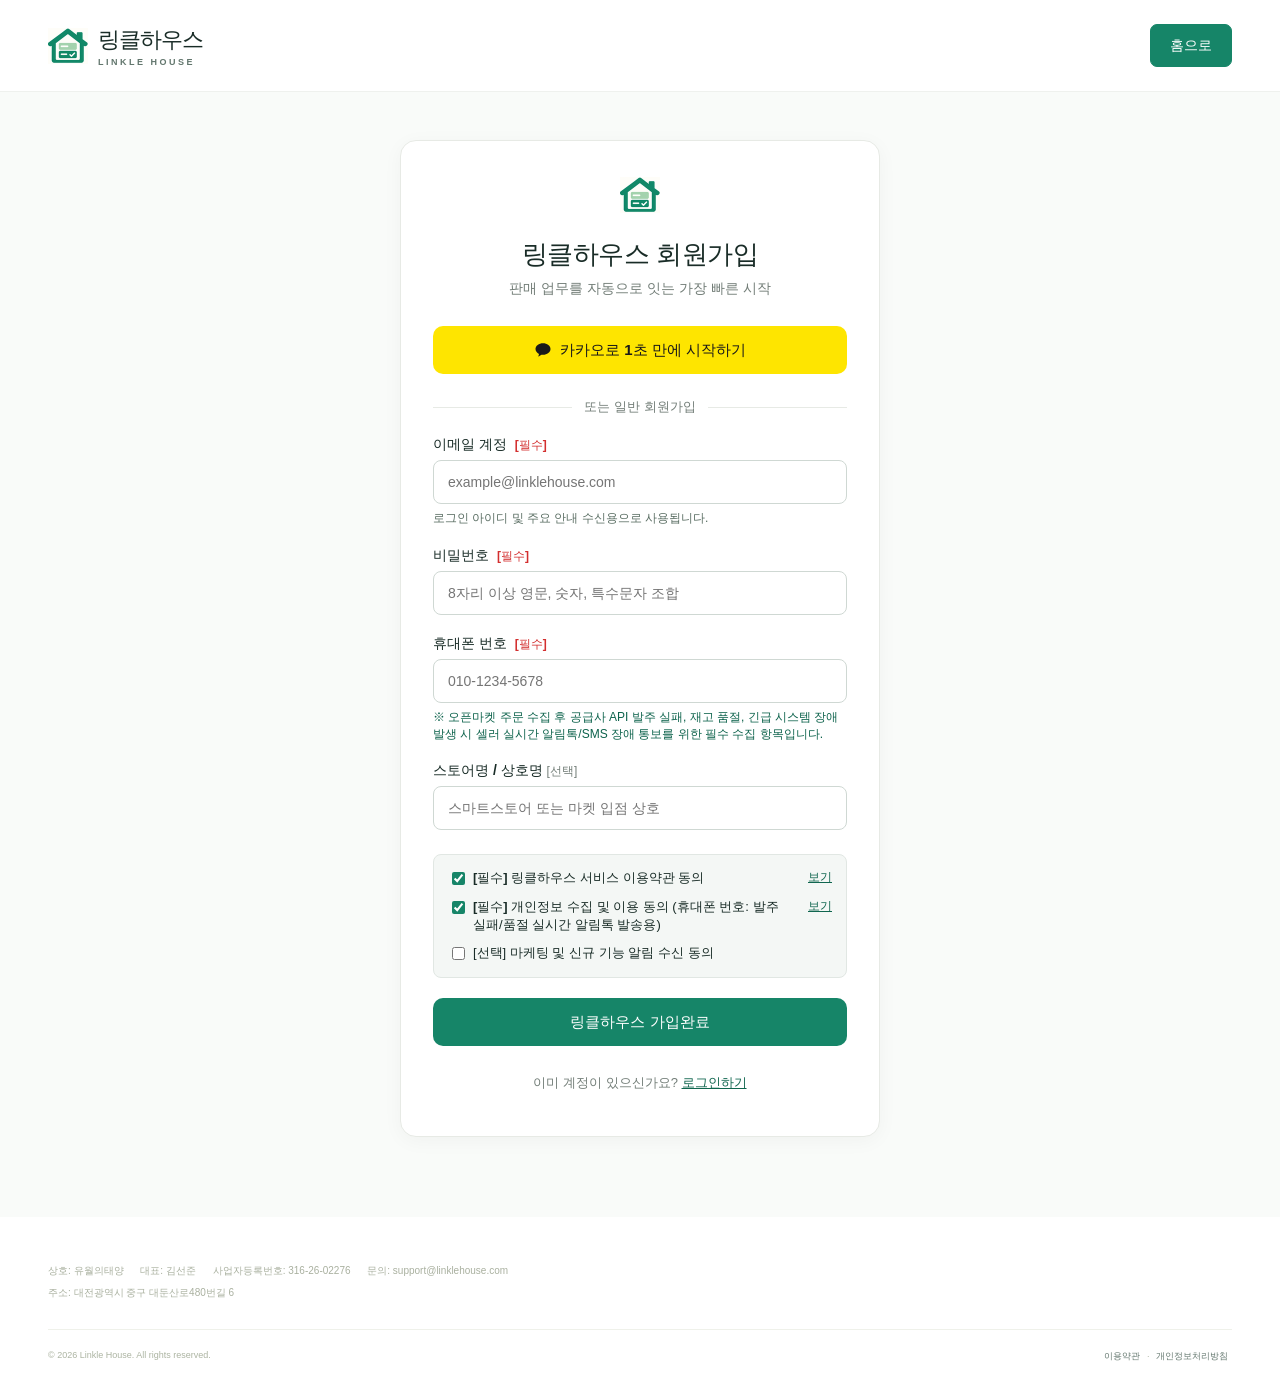
<file: signup.html>
<!doctype html>
<html lang="ko">
<head>
  <meta charset="utf-8">
  <meta name="viewport" content="width=device-width, initial-scale=1">
  <meta name="theme-color" content="#168568">
  <title>회원가입 | 링클하우스</title>
  <meta name="description" content="위탁판매 상품 등록·주문 발주 자동화 SaaS 링클하우스 회원가입 페이지입니다.">
  <meta name="robots" content="index, follow">
  <link rel="canonical" href="https://linklehouse.com/signup.html">
  <link rel="icon" type="image/png" sizes="48x48" href="assets/favicon-48.png">
  <link rel="icon" type="image/png" sizes="192x192" href="assets/favicon-192.png">
  <link rel="apple-touch-icon" href="assets/apple-touch-icon.png">
  <link rel="stylesheet" href="style.css">
  <style>
    .signup-page { padding: 48px 0 80px; background: #f9fbf9; min-height: 80vh; }
    .signup-card { max-width: 480px; margin: 0 auto; background: #fff; border: 1px solid var(--line); border-radius: 16px; padding: 36px 32px; box-shadow: 0 4px 20px rgba(0,0,0,0.04); }
    .signup-header { text-align: center; margin-bottom: 28px; }
    .signup-header h1 { font-size: 26px; font-weight: 800; color: var(--ink); margin: 12px 0 8px; letter-spacing: -0.5px; }
    .signup-header p { font-size: 14px; color: var(--muted); margin: 0; }
    
    .kakao-btn { display: flex; align-items: center; justify-content: center; width: 100%; height: 48px; background: #FEE500; color: #191919; border-radius: 10px; font-size: 15px; font-weight: 700; text-decoration: none; border: 0; cursor: pointer; margin-bottom: 24px; gap: 8px; }
    .divider { display: flex; align-items: center; text-align: center; color: var(--muted); font-size: 13px; margin: 20px 0; }
    .divider::before, .divider::after { content: ''; flex: 1; border-bottom: 1px solid var(--line); }
    .divider span { padding: 0 12px; }
    
    .form-group { margin-bottom: 20px; }
    .form-label { display: block; font-size: 14px; font-weight: 700; color: var(--ink); margin-bottom: 6px; }
    .required-tag { color: #d32f2f; font-size: 12px; font-weight: 700; margin-left: 4px; }
    .form-input { width: 100%; height: 44px; padding: 0 14px; border: 1px solid #cfd8d3; border-radius: 8px; font-size: 14px; box-sizing: border-box; background: #fff; }
    .form-input:focus { outline: none; border-color: var(--jade); box-shadow: 0 0 0 3px rgba(22, 133, 104, 0.12); }
    .form-helper { display: block; font-size: 12px; color: #5a6e63; margin-top: 6px; line-height: 1.4; }
    .form-helper.highlight { color: #0d634c; font-weight: 500; }
    
    .terms-box { background: #f4f7f5; border: 1px solid #e1e7e3; border-radius: 8px; padding: 14px; margin: 24px 0 20px; }
    .terms-item { display: flex; align-items: flex-start; margin-bottom: 10px; font-size: 13px; color: var(--ink); }
    .terms-item:last-child { margin-bottom: 0; }
    .terms-item input[type="checkbox"] { margin-right: 8px; margin-top: 3px; accent-color: var(--jade); }
    .terms-item a { color: var(--jade-dark); text-decoration: underline; margin-left: auto; font-size: 12px; }
    
    .submit-btn { width: 100%; height: 48px; background: var(--jade); color: #fff; border: 0; border-radius: 10px; font-size: 15px; font-weight: 700; cursor: pointer; transition: background 0.2s; }
    .submit-btn:hover { background: var(--jade-dark); }
    
    .login-link { text-align: center; margin-top: 20px; font-size: 13px; color: var(--muted); }
    .login-link a { color: var(--jade-dark); font-weight: 600; text-decoration: underline; }
  </style>
</head>
<body>
  <header class="site-header">
    <div class="container header-inner">
      <a href="/" class="brand" aria-label="링클하우스 홈">
        <span class="brand-symbol"><img src="assets/logo-112.png" alt="" width="56" height="56"></span>
        <span>링클하우스<small>LINKLE HOUSE</small></span>
      </a>
      <div class="header-actions">
        <a class="button button-small" href="/">홈으로</a>
      </div>
    </div>
  </header>

  <main class="signup-page">
    <div class="container">
      <div class="signup-card">
        <div class="signup-header">
          <span class="brand-symbol" style="display:inline-block; margin-bottom: 8px;"><img src="assets/logo-112.png" alt="" width="48" height="48"></span>
          <h1>링클하우스 회원가입</h1>
          <p>판매 업무를 자동으로 잇는 가장 빠른 시작</p>
        </div>

        <button type="button" class="kakao-btn" onclick="alert('카카오 로그인 심사 승인 후 즉시 이용 가능합니다.')">
          <svg width="18" height="18" viewBox="0 0 24 24" fill="#191919"><path d="M12 3C6.477 3 2 6.477 2 10.765c0 2.766 1.87 5.187 4.672 6.551-.186.685-.705 2.585-.808 2.991-.128.508.186.502.392.365.163-.108 2.593-1.758 3.642-2.471.688.1 1.391.154 2.102.154 5.523 0 10-3.477 10-7.765S17.523 3 12 3z"/></svg>
          카카오로 1초 만에 시작하기
        </button>

        <div class="divider"><span>또는 일반 회원가입</span></div>

        <form action="#" method="post" onsubmit="event.preventDefault(); alert('회원가입 신청이 정상 접수되었습니다.');">
          <div class="form-group">
            <label class="form-label">이메일 계정 <span class="required-tag">[필수]</span></label>
            <input type="email" class="form-input" placeholder="example@linklehouse.com" required>
            <span class="form-helper">로그인 아이디 및 주요 안내 수신용으로 사용됩니다.</span>
          </div>

          <div class="form-group">
            <label class="form-label">비밀번호 <span class="required-tag">[필수]</span></label>
            <input type="password" class="form-input" placeholder="8자리 이상 영문, 숫자, 특수문자 조합" required>
          </div>

          <div class="form-group">
            <label class="form-label">휴대폰 번호 <span class="required-tag">[필수]</span></label>
            <input type="tel" class="form-input" placeholder="010-1234-5678" required>
            <span class="form-helper highlight">※ 오픈마켓 주문 수집 후 공급사 API 발주 실패, 재고 품절, 긴급 시스템 장애 발생 시 셀러 실시간 알림톡/SMS 장애 통보를 위한 필수 수집 항목입니다.</span>
          </div>

          <div class="form-group">
            <label class="form-label">스토어명 / 상호명 <span style="color:var(--muted); font-size:12px; font-weight:normal;">[선택]</span></label>
            <input type="text" class="form-input" placeholder="스마트스토어 또는 마켓 입점 상호">
          </div>

          <div class="terms-box">
            <label class="terms-item">
              <input type="checkbox" required checked>
              <span><strong>[필수]</strong> 링클하우스 서비스 이용약관 동의</span>
              <a href="terms.html" target="_blank">보기</a>
            </label>
            <label class="terms-item">
              <input type="checkbox" required checked>
              <span><strong>[필수]</strong> 개인정보 수집 및 이용 동의 (휴대폰 번호: 발주 실패/품절 실시간 알림톡 발송용)</span>
              <a href="privacy.html" target="_blank">보기</a>
            </label>
            <label class="terms-item">
              <input type="checkbox">
              <span>[선택] 마케팅 및 신규 기능 알림 수신 동의</span>
            </label>
          </div>

          <button type="submit" class="submit-btn">링클하우스 가입완료</button>
        </form>

        <div class="login-link">
          이미 계정이 있으신가요? <a href="#">로그인하기</a>
        </div>
      </div>
    </div>
  </main>

  <footer class="site-footer">
    <div class="container">
      <div class="business-info">
        <span>상호: 유월의태양</span>
        <span>대표: 김선준</span>
        <span>사업자등록번호: 316-26-02276</span>
        <span>문의: support@linklehouse.com</span>
        <br>
        <span>주소: 대전광역시 중구 대둔산로480번길 6</span>
      </div>
      <div class="footer-bottom">
        <span>© 2026 Linkle House. All rights reserved.</span>
        <span class="footer-legal-links">
          <a href="terms.html">이용약관</a> · <a href="privacy.html"><strong>개인정보처리방침</strong></a>
        </span>
      </div>
    </div>
  </footer>
</body>
</html>
</file>
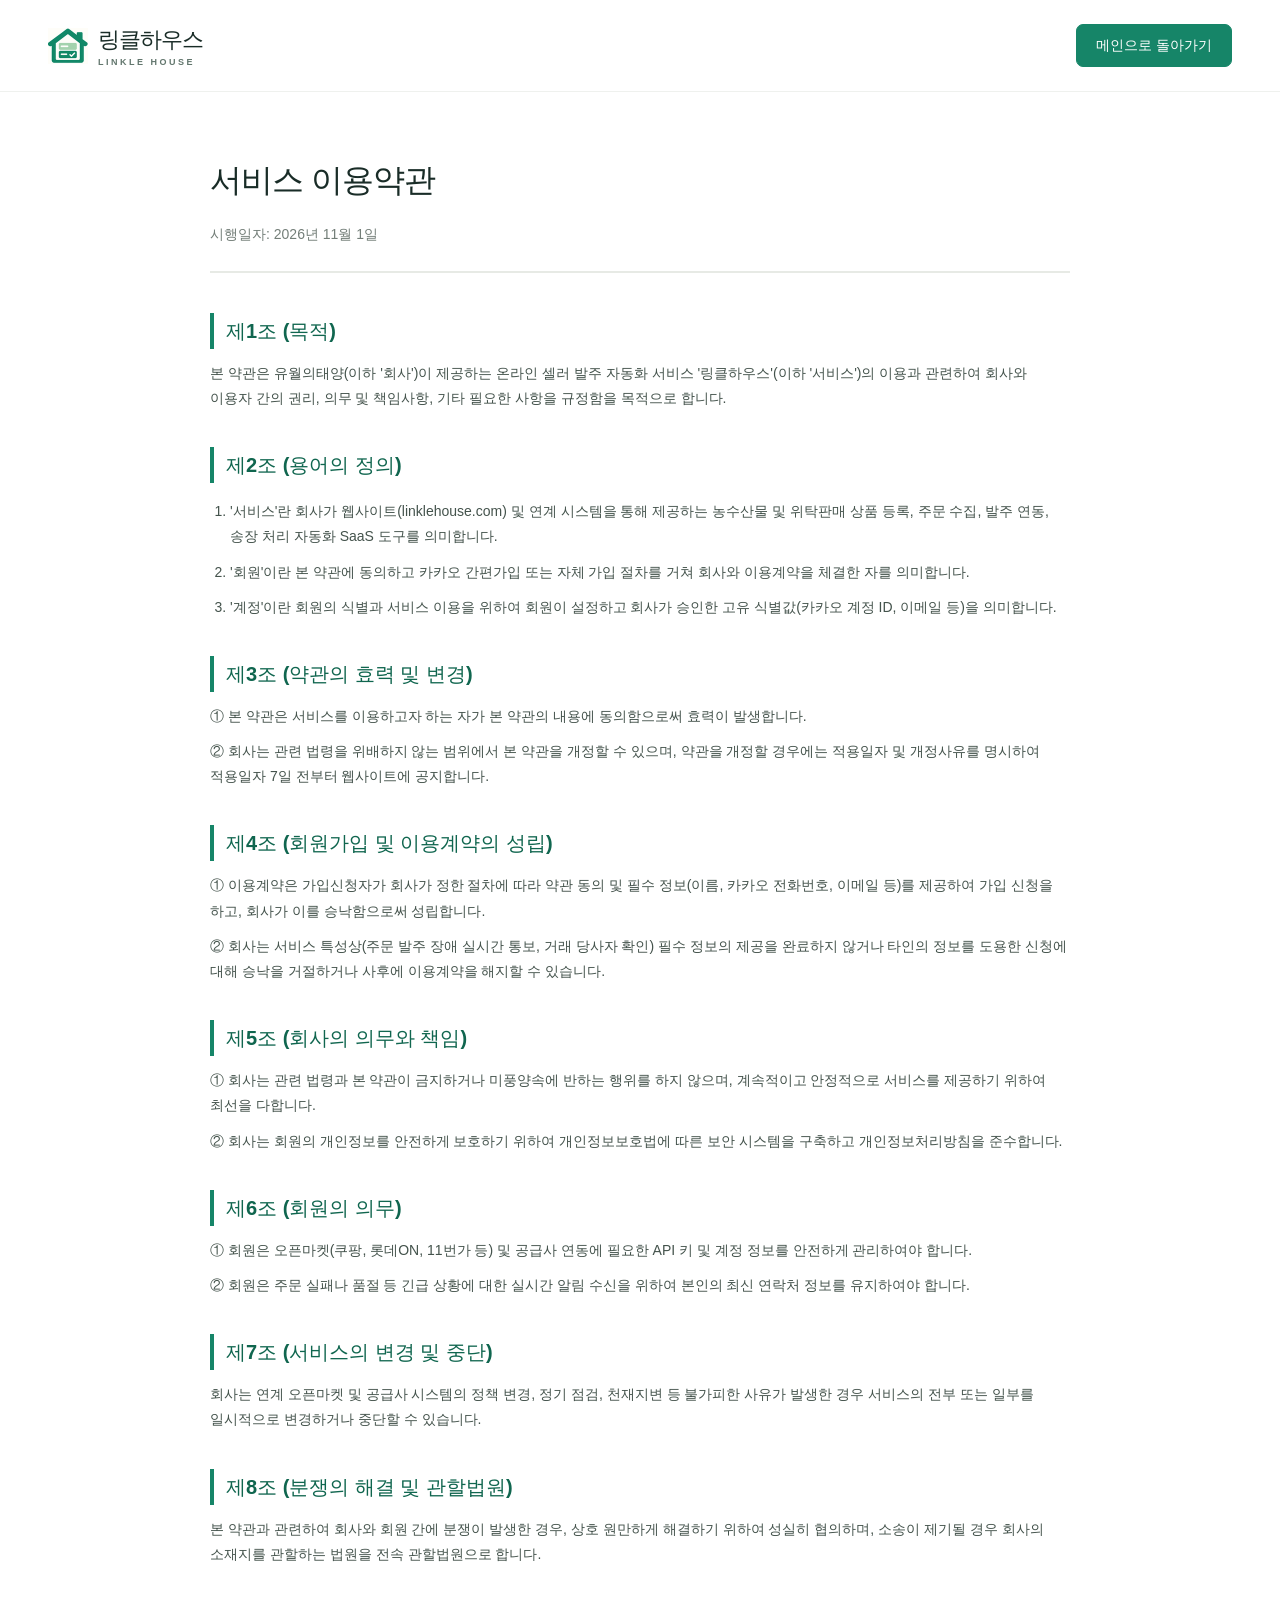
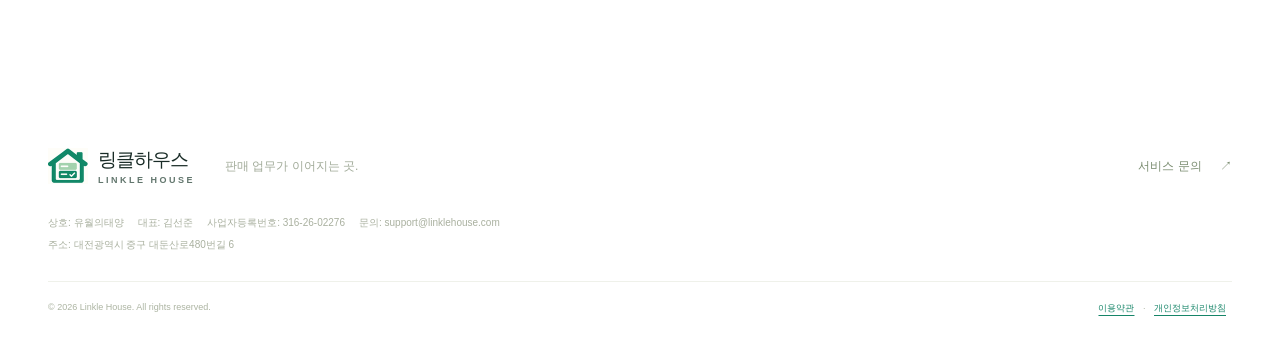
<file: terms.html>
<!doctype html>
<html lang="ko">
<head>
  <meta charset="utf-8">
  <meta name="viewport" content="width=device-width, initial-scale=1">
  <meta name="theme-color" content="#168568">
  <title>서비스 이용약관 | 링클하우스</title>
  <meta name="description" content="링클하우스 서비스 이용약관입니다. 온라인 셀러를 위한 판매 업무 도구 이용 조건과 권리 및 의무를 안내합니다.">
  <meta name="robots" content="index, follow">
  <link rel="canonical" href="https://linklehouse.com/terms.html">
  <link rel="icon" type="image/png" sizes="48x48" href="assets/favicon-48.png">
  <link rel="icon" type="image/png" sizes="192x192" href="assets/favicon-192.png">
  <link rel="apple-touch-icon" href="assets/apple-touch-icon.png">
  <link rel="stylesheet" href="style.css">
  <style>
    .legal-page { padding: 60px 0 100px; }
    .legal-container { max-width: 860px; margin: 0 auto; line-height: 1.8; color: var(--ink); }
    .legal-header { border-bottom: 2px solid var(--line); padding-bottom: 24px; margin-bottom: 40px; }
    .legal-header h1 { font-size: 32px; font-weight: 800; margin: 0 0 12px; letter-spacing: -1px; }
    .legal-header p { font-size: 14px; color: var(--muted); margin: 0; }
    .legal-content section { margin-bottom: 36px; }
    .legal-content h2 { font-size: 20px; font-weight: 700; color: var(--jade-dark); margin: 28px 0 12px; border-left: 4px solid var(--jade); padding-left: 12px; }
    .legal-content p, .legal-content li { font-size: 14px; color: #44534c; margin: 0 0 10px; }
    .legal-content ul, .legal-content ol { padding-left: 20px; margin-bottom: 16px; }
    .footer-links a { color: var(--jade); text-decoration: underline; text-underline-offset: 4px; margin: 0 6px; }
  </style>
</head>
<body>
  <header class="site-header">
    <div class="container header-inner">
      <a href="/" class="brand" aria-label="링클하우스 홈">
        <span class="brand-symbol"><img src="assets/logo-112.png" alt="" width="56" height="56"></span>
        <span>링클하우스<small>LINKLE HOUSE</small></span>
      </a>
      <div class="header-actions">
        <a class="button button-small" href="/">메인으로 돌아가기</a>
      </div>
    </div>
  </header>

  <main class="legal-page">
    <div class="container legal-container">
      <div class="legal-header">
        <h1>서비스 이용약관</h1>
        <p>시행일자: 2026년 11월 1일</p>
      </div>

      <div class="legal-content">
        <section>
          <h2>제1조 (목적)</h2>
          <p>본 약관은 유월의태양(이하 '회사')이 제공하는 온라인 셀러 발주 자동화 서비스 '링클하우스'(이하 '서비스')의 이용과 관련하여 회사와 이용자 간의 권리, 의무 및 책임사항, 기타 필요한 사항을 규정함을 목적으로 합니다.</p>
        </section>

        <section>
          <h2>제2조 (용어의 정의)</h2>
          <ol>
            <li>'서비스'란 회사가 웹사이트(linklehouse.com) 및 연계 시스템을 통해 제공하는 농수산물 및 위탁판매 상품 등록, 주문 수집, 발주 연동, 송장 처리 자동화 SaaS 도구를 의미합니다.</li>
            <li>'회원'이란 본 약관에 동의하고 카카오 간편가입 또는 자체 가입 절차를 거쳐 회사와 이용계약을 체결한 자를 의미합니다.</li>
            <li>'계정'이란 회원의 식별과 서비스 이용을 위하여 회원이 설정하고 회사가 승인한 고유 식별값(카카오 계정 ID, 이메일 등)을 의미합니다.</li>
          </ol>
        </section>

        <section>
          <h2>제3조 (약관의 효력 및 변경)</h2>
          <p>① 본 약관은 서비스를 이용하고자 하는 자가 본 약관의 내용에 동의함으로써 효력이 발생합니다.</p>
          <p>② 회사는 관련 법령을 위배하지 않는 범위에서 본 약관을 개정할 수 있으며, 약관을 개정할 경우에는 적용일자 및 개정사유를 명시하여 적용일자 7일 전부터 웹사이트에 공지합니다.</p>
        </section>

        <section>
          <h2>제4조 (회원가입 및 이용계약의 성립)</h2>
          <p>① 이용계약은 가입신청자가 회사가 정한 절차에 따라 약관 동의 및 필수 정보(이름, 카카오 전화번호, 이메일 등)를 제공하여 가입 신청을 하고, 회사가 이를 승낙함으로써 성립합니다.</p>
          <p>② 회사는 서비스 특성상(주문 발주 장애 실시간 통보, 거래 당사자 확인) 필수 정보의 제공을 완료하지 않거나 타인의 정보를 도용한 신청에 대해 승낙을 거절하거나 사후에 이용계약을 해지할 수 있습니다.</p>
        </section>

        <section>
          <h2>제5조 (회사의 의무와 책임)</h2>
          <p>① 회사는 관련 법령과 본 약관이 금지하거나 미풍양속에 반하는 행위를 하지 않으며, 계속적이고 안정적으로 서비스를 제공하기 위하여 최선을 다합니다.</p>
          <p>② 회사는 회원의 개인정보를 안전하게 보호하기 위하여 개인정보보호법에 따른 보안 시스템을 구축하고 개인정보처리방침을 준수합니다.</p>
        </section>

        <section>
          <h2>제6조 (회원의 의무)</h2>
          <p>① 회원은 오픈마켓(쿠팡, 롯데ON, 11번가 등) 및 공급사 연동에 필요한 API 키 및 계정 정보를 안전하게 관리하여야 합니다.</p>
          <p>② 회원은 주문 실패나 품절 등 긴급 상황에 대한 실시간 알림 수신을 위하여 본인의 최신 연락처 정보를 유지하여야 합니다.</p>
        </section>

        <section>
          <h2>제7조 (서비스의 변경 및 중단)</h2>
          <p>회사는 연계 오픈마켓 및 공급사 시스템의 정책 변경, 정기 점검, 천재지변 등 불가피한 사유가 발생한 경우 서비스의 전부 또는 일부를 일시적으로 변경하거나 중단할 수 있습니다.</p>
        </section>

        <section>
          <h2>제8조 (분쟁의 해결 및 관할법원)</h2>
          <p>본 약관과 관련하여 회사와 회원 간에 분쟁이 발생한 경우, 상호 원만하게 해결하기 위하여 성실히 협의하며, 소송이 제기될 경우 회사의 소재지를 관할하는 법원을 전속 관할법원으로 합니다.</p>
        </section>
      </div>
    </div>
  </main>

  <footer class="site-footer">
    <div class="container">
      <div class="footer-top">
        <a href="/" class="brand">
          <span class="brand-symbol"><img src="assets/logo-112.png" alt="" width="56" height="56" loading="lazy"></span>
          <span>링클하우스<small>LINKLE HOUSE</small></span>
        </a>
        <p>판매 업무가 이어지는 곳.</p>
        <a href="mailto:support@linklehouse.com">서비스 문의 <span>↗</span></a>
      </div>
      <div class="business-info">
        <span>상호: 유월의태양</span><span>대표: 김선준</span><span>사업자등록번호: 316-26-02276</span><span>문의: support@linklehouse.com</span><br>
        <span>주소: 대전광역시 중구 대둔산로480번길 6</span>
      </div>
      <div class="footer-bottom">
        <span>© 2026 Linkle House. All rights reserved.</span>
        <div class="footer-links">
          <a href="terms.html"><strong>이용약관</strong></a> · <a href="privacy.html">개인정보처리방침</a>
        </div>
      </div>
    </div>
  </footer>
</body>
</html>
</file>
<file: style.css>
:root{--ink:#192c27;--muted:#737e78;--jade:#168568;--jade-dark:#10664f;--mint:#eaf3ec;--paper:#fafaf7;--line:#e7eae5;--apricot:#f3e8d8;--radius:20px;font-family:Pretendard,"Apple SD Gothic Neo","Noto Sans KR","Malgun Gothic",sans-serif;color:var(--ink);font-synthesis:none;word-break:keep-all;overflow-wrap:break-word;scroll-behavior:smooth;scroll-padding-top:110px}
*{box-sizing:border-box}body{margin:0;background:#fff}button,input{font:inherit}a{color:inherit;text-decoration:none}button{cursor:pointer}img{max-width:100%;height:auto}button,a{-webkit-tap-highlight-color:transparent}button:focus-visible,a:focus-visible,summary:focus-visible{outline:3px solid #d29652;outline-offset:5px}button:disabled{cursor:wait}.container{width:min(1240px,calc(100% - 96px));margin:auto}.icon{width:22px;height:22px;fill:none;stroke:currentColor;stroke-width:1.7;stroke-linecap:round;stroke-linejoin:round;flex-shrink:0}.svg-library{position:absolute;width:0;height:0;overflow:hidden}.skip-link{position:fixed;z-index:100;top:-100px;left:20px;background:var(--ink);color:#fff;padding:14px}.skip-link:focus{top:10px}[hidden]{display:none!important}.button{display:inline-flex;align-items:center;justify-content:center;gap:27px;min-height:58px;padding:0 27px;border:1px solid var(--jade);border-radius:9px;background:var(--jade);color:#fff;font-weight:700;font-size:16px;transition:background .2s,transform .2s}.button:hover{background:var(--jade-dark);border-color:var(--jade-dark);transform:translateY(-2px)}.button-small{min-height:43px;padding:0 19px;font-size:14px;border-radius:7px}.eyebrow{display:inline-flex;align-items:center;gap:9px;color:var(--jade);font-size:13px;font-weight:700;letter-spacing:.035em}.section{padding:112px 0}.section-heading h2,.feature-copy h2{font-size:43px;line-height:1.4;letter-spacing:-1.8px;margin:18px 0 23px;font-weight:750}.section-heading p{font-size:17px;color:var(--muted);line-height:1.9}.site-header{height:92px;position:sticky;top:0;z-index:30;background:rgba(255,255,255,.96);backdrop-filter:blur(16px);border-bottom:1px solid rgba(231,234,229,.65)}.header-inner{height:100%;display:flex;align-items:center;justify-content:space-between;gap:30px}.brand{display:flex;align-items:center;gap:10px;flex-shrink:0;font-size:22px;font-weight:800;letter-spacing:-1px}.brand small{display:block;font-size:9px;letter-spacing:2.5px;font-weight:600;margin-top:2px;color:#62766d}.brand-symbol{position:relative;display:block;width:40px;height:36px;overflow:hidden}.brand-symbol img{position:absolute;width:56px;max-width:none;left:-8px;top:-5px;mix-blend-mode:multiply}.desktop-nav{display:flex;align-items:center;gap:35px;font-size:15px;font-weight:600}.desktop-nav a:hover{color:var(--jade)}.header-actions{display:flex;gap:25px;align-items:center}.login-link{background:none;border:0;padding:8px 0;color:#616d66;font-size:14px}.login-link span{font-size:15px;margin-left:5px}.menu-toggle{display:none}.text-button{display:flex;gap:16px;font-size:15px;font-weight:600;color:#4b5e54}.text-button:hover{color:var(--jade)}.example-tag{font-size:10px;line-height:1.4;color:#8c958d;padding:3px 7px;border:1px solid #e2e7df;border-radius:4px;white-space:nowrap;font-weight:400}.micro-label{font-size:8px;letter-spacing:2px;color:#9ba699}.badge{display:inline-block;border-radius:5px;padding:5px 8px;font-size:10px;line-height:1.3;font-weight:600;white-space:nowrap}.badge-soft{color:#367558;background:#eaf3e8}.badge-warm{color:#9d7747;background:#f7efdf}.badge-blue{color:#567ba1;background:#ebf1f7}.market-strip{border-top:1px solid var(--line);border-bottom:1px solid var(--line);padding:29px 0}.market-strip-inner{display:flex;align-items:center;gap:66px}.strip-label{color:#8c938e;font-size:12px;line-height:1.9;flex-shrink:0}.strip-label b{color:#637369;font-weight:500}.market-names{display:flex;justify-content:space-around;gap:30px;align-items:center;flex:1;filter:saturate(.82)}.market-names>span{white-space:nowrap}.market-naver{font-weight:750;color:#3d6e4e;font-size:18px;display:inline-flex;align-items:center;gap:8px}.market-naver>b{font-family:Arial,sans-serif;font-size:27px;color:#43a05c}.market-toss{font-size:30px;font-weight:800;letter-spacing:-1px;color:#4472a0}.market-toss small{font-size:14px;letter-spacing:0;font-weight:600}.market-eleven{color:#bd5c5c;font-size:30px;font-weight:800;font-family:Arial,sans-serif;letter-spacing:-2px}.market-eleven span{font-size:17px;letter-spacing:-.5px;margin-left:4px}.market-lotte{font-family:Arial,sans-serif;color:#41454a;font-size:20px;font-weight:700;letter-spacing:-.5px}.market-lotte b{color:#aa546c;margin-left:3px}
.market-coupang{display:inline-flex;align-items:center;justify-content:center;font-family:inherit;color:#cf4438;font-size:32px;font-weight:800;line-height:1.2;letter-spacing:-.055em;white-space:nowrap}.feature-section{background:var(--paper)}.centered{text-align:center}.centered h2{margin-bottom:38px}.feature-tabs{display:flex;gap:8px;justify-content:center;margin:0 0 56px}.feature-tabs button{display:flex;align-items:center;gap:8px;border:1px solid transparent;background:transparent;border-radius:50px;padding:12px 24px;color:#8a9289;font-size:14px;font-weight:600;transition:all .2s}.feature-tabs .icon{width:17px;height:17px}.feature-tabs button[aria-selected=true]{background:#fff;color:#234d3b;border-color:#e1e8dd;box-shadow:0 4px 10px #203d2610}.feature-tabs button:hover{color:var(--jade)}.feature-panel{display:grid;grid-template-columns:1fr 1.05fr;gap:100px;align-items:center;min-height:385px}.section-index{font-size:11px;color:#7f947f;letter-spacing:.3px}.feature-copy h3{font-size:34px;line-height:1.45;letter-spacing:-1.5px;margin:18px 0}.feature-copy>p{color:#7f877c;font-size:15px;line-height:1.95;max-width:425px;margin:0 0 25px}.check-list{padding:0;margin:0 0 30px;list-style:none}.check-list li{position:relative;padding-left:21px;margin:12px 0;font-size:13px;color:#637462}.check-list li:before{content:"✓";color:var(--jade);position:absolute;left:0}.inline-link{display:inline-flex;align-items:center;gap:16px;font-size:13px;color:#335b43;font-weight:700}.inline-link .icon{width:17px;height:17px}.inline-link:hover{color:var(--jade)}.feature-visual{padding:27px;background:white;border:1px solid #e1e6dc;border-radius:15px;box-shadow:0 15px 35px #36503608}.mini-topline{display:flex;align-items:center;justify-content:space-between;padding:0 0 21px;font-size:14px}.compare-labels{display:grid;grid-template-columns:1fr 140px;color:#929c8e;font-size:10px;margin-bottom:12px}.compare-product{display:flex;align-items:center;border:1px solid #e2e8dd;padding:15px 11px;border-radius:9px;gap:12px}.supplier-side{display:flex;align-items:center;gap:11px;flex:1}.supplier-side img{width:70px;height:70px;border-radius:6px;object-fit:cover}.supplier-side h4{font-size:13px;margin:0 0 6px;letter-spacing:-.3px}.supplier-side p{font-size:10px;margin:0 0 8px;color:#9aa291}.supplier-side .badge{font-size:8px;padding:4px 5px}.store-side{font-size:10px;line-height:1.8;color:#8b9786;display:flex;align-items:center;gap:9px;border-left:1px solid #e7ede1;padding-left:12px}.compare-mark{font-size:23px;color:#b7c7ad}.name-preview{margin-top:17px;border-radius:8px;background:#f8faf4;padding:16px}.name-preview>div:first-child{display:flex;align-items:center;gap:7px;font-size:11px;color:#3c6b4b}.name-preview .icon{width:15px;height:15px}.name-preview>div:first-child>span{margin-left:auto;font-size:9px;color:#a5ad9e}.name-preview>p{font-size:15px;font-weight:700;margin:16px 0 11px;letter-spacing:-.4px}.keyword-tags{display:flex;gap:5px;flex-wrap:wrap}.keyword-tags span{font-size:9px;border:1px solid #e2e8d9;background:white;border-radius:4px;padding:4px 6px;color:#8a9a7c}.visual-bottom{display:flex;align-items:center;gap:9px;justify-content:space-between;border-top:1px solid #eef1e8;padding-top:18px;margin-top:20px;font-size:10px;color:#8a9981}.visual-bottom>span,.visual-bottom>b{display:flex;gap:5px;align-items:center}.visual-bottom .icon{width:13px;height:13px}.visual-bottom>span+span,.visual-bottom>b{color:var(--jade);font-size:11px;font-weight:700}.order-row{display:flex;gap:13px;align-items:center;border-top:1px solid #eef1e8;padding:15px 0}.market-dot{width:35px;height:35px;display:grid;place-items:center;flex-shrink:0;border-radius:9px;font-size:17px;font-weight:800;font-family:Arial,sans-serif}.naver-dot{color:#37834e;background:#edf7e9}.toss-dot{color:#5b83ac;background:#edf2f8}.eleven-dot{color:#bc6262;background:#faeeee}.lotte-dot{color:#ae6076;background:#f8edf1}
.coupang-dot{font-family:inherit;color:#cf4438;background:#fff0ec}.order-row>div{flex:1}.order-row b{font-size:12px}.order-row p{color:#a0a898;font-size:10px;margin:5px 0 0}.review-product{display:flex;align-items:center;gap:15px;margin-bottom:20px}.review-product img{width:65px;height:65px;object-fit:cover;border-radius:8px}.review-product h4{margin:0 0 9px;font-size:14px}.reason-box{background:#faf6ef;border:1px solid #eee6d7;border-radius:9px;padding:19px}.reason-title{font-size:9px;color:#b69970}.reason-box h4{font-size:13px;line-height:1.7;margin:8px 0;color:#856d4e}.reason-box p{font-size:11px;color:#a39681;line-height:1.8;margin:0}.notification-example{display:flex;align-items:center;gap:12px;padding:20px 0 0}.notification-example>.icon{color:#739386;width:20px;height:20px}.notification-example b{font-size:11px}.notification-example p{font-size:10px;margin:6px 0;color:#a1aa9a}.detail-grid{display:grid;grid-template-columns:1.1fr 1fr;align-items:center;gap:100px}.detail-composition{height:470px;position:relative;background:#f4f1e9;border-radius:45% 48% 40% 42%;margin-right:5px}.photo-stack{position:absolute;width:205px;left:2%;top:90px;padding:8px 8px 12px;background:white;transform:rotate(-9deg);box-shadow:0 13px 25px #6b5e4118;border:1px solid #f1ece3}.photo-stack img{width:100%;height:225px;object-fit:cover}.photo-stack>span{font-size:9px;color:#9a9487;display:block;margin-top:7px;text-align:center}.detail-page-example{position:absolute;width:245px;background:#fffef9;border:1px solid #ede7dc;right:1%;top:25px;text-align:center;padding:25px 20px 20px;box-shadow:0 22px 45px #6b5e4120;transform:rotate(5deg)}.detail-eyebrow{font-size:7px;letter-spacing:1.4px;color:#bba782}.detail-page-example h3{font-size:22px;line-height:1.55;font-weight:600;color:#7e6847;margin:18px 0 22px;letter-spacing:-.5px}.detail-page-example>img{height:178px;width:100%;object-fit:cover}.detail-lines{padding:20px 7px 12px}.detail-lines i{display:block;height:3px;background:#e9e4da;margin:7px auto;max-width:155px}.detail-lines i:last-child{max-width:100px}.detail-label{font-size:8px;color:#b4a68d}.photo-connection{position:absolute;left:41%;top:53%;display:grid;place-items:center;width:43px;height:43px;border-radius:50%;background:#fff;color:#8a9a7f;box-shadow:0 3px 15px #726b5322;z-index:2}.photo-connection .icon{width:20px;height:20px}.detail-points{border-top:1px solid var(--line);max-width:420px}.detail-points>div{display:flex;gap:17px;padding:15px 0;border-bottom:1px solid var(--line);align-items:center}.detail-points>div>span{font-size:10px;color:#a1af96}.detail-points p{font-size:12px;line-height:1.7;color:#929b8a;margin:0}.detail-points b{font-size:13px;display:block;font-weight:600;color:#556d50;margin-bottom:2px}.market-section{background:#f7f8f5}.markets-grid{display:grid;grid-template-columns:1fr 1fr;gap:110px;align-items:center}.market-grid{display:grid;grid-template-columns:repeat(3,minmax(0,1fr));gap:14px}.market-grid>div{background:#fff;border:1px solid #e4e8e0;border-radius:11px;padding:32px 16px;text-align:center;min-height:140px;display:flex;align-items:center;justify-content:center;flex-direction:column}.market-grid>div>p{font-size:10px;color:#9aa392;margin:16px 0 0}.market-grid .market-naver{font-size:15px}.market-grid .market-naver b{font-size:24px}.market-grid .market-toss{font-size:27px}.market-grid .market-eleven{font-size:27px}.market-grid .market-lotte{font-size:19px}
.market-grid .market-coupang{font-size:29px}.market-footnote{grid-column:1/-1;font-size:10px;color:#a4ad9a;line-height:1.8;margin:3px 0 0;text-align:center}.markets-grid .inline-link{margin-top:15px}.guide-grid{display:grid;grid-template-columns:.8fr 1.2fr;gap:100px}.faq-list{border-top:1px solid #d7dfd2}.faq-list details{border-bottom:1px solid #e3e8df;padding:22px 0}.faq-list summary{list-style:none;cursor:pointer;display:flex;align-items:center;justify-content:space-between;gap:20px;font-size:19px;font-weight:600;line-height:1.7}.faq-list summary::-webkit-details-marker{display:none}.faq-list summary span{color:#8b9b82;font-size:21px;font-weight:400;flex-shrink:0}.faq-list details[open] summary span{transform:rotate(45deg)}.faq-list details>p{font-size:16px;color:#929b8b;line-height:1.9;margin:16px 33px 2px 0}.contact-section{background:#f1f5ed;padding:90px 0 65px;position:relative;overflow:hidden}.contact-inner{text-align:center;position:relative}.contact-inner>.eyebrow{font-size:10px;letter-spacing:1.6px;color:#819578}.contact-inner h2{font-size:44px;line-height:1.4;letter-spacing:-2px;margin:22px 0}.contact-inner>p{font-size:15px;line-height:1.95;color:#8a9682;margin:0 0 28px}.contact-inner>.button{min-width:200px}.email-copy{display:flex;align-items:center;justify-content:center;gap:15px;margin:21px auto 0;border:0;background:transparent;color:#8b9a82;font-size:11px;cursor:pointer}.email-copy span{border-bottom:1px solid #c4cfbb;font-size:9px;padding-bottom:2px}.contact-inner>.copy-status{height:19px;margin:8px 0 0;font-size:10px;color:var(--jade)}.site-footer{padding:43px 0 26px}.footer-top{display:flex;align-items:center;gap:30px;margin-bottom:25px}.footer-top .brand{font-size:19px}.footer-top>p{font-size:12px;color:#a0aa98}.footer-top>a:last-child{margin-left:auto;font-size:12px;color:#7b8d71}.footer-top>a:last-child span{margin-left:15px}.business-info{font-size:10px;color:#a9b09f;line-height:2.2}.business-info span{margin-right:14px}.footer-bottom{display:flex;justify-content:space-between;padding-top:20px;margin-top:25px;border-top:1px solid #eff1ea;font-size:9px;color:#acb4a2}.footer-legal-links a{color:#62766d;text-decoration:none;margin:0 4px}.footer-legal-links a:hover{color:var(--jade);text-decoration:underline}.back-top{position:fixed;right:25px;bottom:25px;border:1px solid #dce5d7;width:42px;height:42px;border-radius:50%;background:rgba(255,255,255,.95);color:#79916e;box-shadow:0 4px 12px #3e5a3010;z-index:20}dialog{border:1px solid #e3e9dc;border-radius:18px;padding:44px;width:min(460px,calc(100% - 32px));color:var(--ink);box-shadow:0 25px 100px #153f2633}dialog::backdrop{background:#1c302755;backdrop-filter:blur(5px)}.dialog-close{position:absolute;right:15px;top:12px;background:none;border:0;font-size:27px;font-weight:300;color:#92a085}.dialog-close:hover{color:var(--jade)}dialog h2{font-size:25px;letter-spacing:-1px;margin:18px 0}dialog p{font-size:14px;color:#89977e;line-height:1.9}dialog .button{font-size:14px;min-height:48px;margin-top:12px}dialog .dialog-note{font-size:10px;margin-top:21px}.mobile-menu{display:none}
@media(max-width:1100px){.container{width:calc(100% - 64px)}.desktop-nav{gap:22px;font-size:13px}.header-actions{gap:18px}.market-strip-inner{gap:30px}.market-names{gap:15px}.market-naver{font-size:15px}.market-toss{font-size:25px}.market-lotte{font-size:18px}.feature-panel{gap:50px}.feature-visual{padding:22px}.store-side{font-size:9px;padding-left:8px}.supplier-side{gap:8px}.supplier-side img{width:58px;height:65px}.supplier-side h4{font-size:11px}.compare-labels{grid-template-columns:1fr 120px}.feature-copy h3{font-size:30px}.detail-grid{gap:60px}.detail-composition{height:415px}.photo-stack{width:175px}.photo-stack img{height:210px}.detail-page-example{width:210px;right:0}.detail-page-example h3{font-size:21px}.detail-page-example>img{height:155px}.section-heading h2,.feature-copy h2{font-size:37px}.markets-grid{gap:60px}.guide-grid{gap:60px}}
@media(max-width:800px){:root{scroll-padding-top:90px}.container{width:calc(100% - 44px)}.site-header{height:76px}.brand{font-size:20px}.desktop-nav{display:none}.header-actions{gap:18px}.login-link{font-size:12px}.menu-toggle{display:flex;flex-direction:column;justify-content:center;gap:5px;width:24px;height:32px;border:0;background:none;padding:0}.menu-toggle span{height:1.5px;width:22px;background:var(--ink);transition:transform .2s}.menu-toggle[aria-expanded=true] span:first-child{transform:translateY(3px) rotate(45deg)}.menu-toggle[aria-expanded=true] span:last-child{transform:translateY(-3.5px) rotate(-45deg)}.mobile-menu{display:flex;position:absolute;top:76px;left:0;width:100%;padding:20px 24px 25px;background:#fff;border-bottom:1px solid #e3e9df;flex-direction:column;gap:23px;box-shadow:0 15px 20px #213e2408;font-size:14px}.market-strip{padding:27px 0}.market-strip-inner{flex-direction:column;gap:20px}.strip-label{text-align:center;font-size:12px}.strip-label br{display:none}.strip-label b{margin-left:7px}.market-names{width:100%;flex-wrap:wrap;justify-content:center;column-gap:35px;row-gap:20px}.market-names>span{min-width:130px;justify-content:center;text-align:center}.section{padding:76px 0}.section-heading h2,.feature-copy h2{font-size:35px;letter-spacing:-1.5px}.section-heading>p{font-size:14px}.feature-tabs{margin-bottom:35px;gap:0}.feature-tabs button{padding:11px 15px;font-size:12px;gap:5px}.feature-tabs .icon{width:15px;height:15px}.feature-panel{grid-template-columns:1fr;gap:32px;max-width:530px;margin:auto}.feature-copy h3{font-size:29px}.feature-copy>p{font-size:14px;max-width:none}.feature-visual{padding:24px}.supplier-side img{width:75px;height:75px}.supplier-side h4{font-size:13px}.compare-labels{grid-template-columns:1fr 145px}.compare-product{padding:15px}.store-side{font-size:10px;gap:13px;padding-left:15px}.detail-grid{grid-template-columns:1fr;gap:43px;max-width:530px}.detail-composition{order:2;width:100%;max-width:460px;margin:auto;height:440px}.detail-page-example{width:235px;right:0}.detail-page-example>img{height:172px}.photo-stack{width:190px;left:2%}.photo-stack img{height:230px}.detail-points{max-width:none}.markets-grid{grid-template-columns:1fr;gap:27px;max-width:530px}.market-grid>div{padding:27px 15px;min-height:135px}.guide-grid{grid-template-columns:1fr;gap:22px;max-width:530px}.faq-list summary{font-size:17px}.faq-list details>p{font-size:15px}.contact-section{padding:70px 0 50px}.contact-inner h2{font-size:36px}.contact-inner>p{font-size:14px}.footer-top{gap:16px;flex-wrap:wrap}.footer-top>p{display:none}.footer-top>a:last-child{font-size:11px}.footer-bottom{font-size:8px;gap:15px}.business-info{font-size:9px}.site-footer{padding-top:32px}}
@media(max-width:420px){.container{width:calc(100% - 36px)}.brand{font-size:18px;gap:7px}.brand small{font-size:8px;letter-spacing:2px}.header-actions{gap:15px}.header-actions>.button{display:none}.text-button{font-size:12px;gap:10px}.market-names{column-gap:18px}.market-names>span{min-width:125px}.section-heading h2,.feature-copy h2{font-size:31px}.feature-tabs button{font-size:11px;padding:10px 12px}.feature-tabs .icon{display:none}.feature-visual{padding:18px}.compare-product{padding:12px 9px;gap:8px}.supplier-side img{width:56px;height:65px}.supplier-side h4{font-size:11px}.supplier-side .badge{font-size:7px}.store-side{font-size:8px;padding-left:9px;gap:6px}.compare-mark{font-size:18px}.compare-labels{grid-template-columns:1fr 100px;font-size:9px}.name-preview{padding:13px}.name-preview>p{font-size:13px}.visual-bottom{font-size:9px}.visual-bottom>span+span{font-size:10px}.detail-composition{height:390px}.photo-stack{width:158px;top:100px}.photo-stack img{height:190px}.detail-page-example{width:195px;top:25px}.detail-page-example h3{font-size:19px}.detail-page-example>img{height:140px}.detail-eyebrow{font-size:6px}.photo-connection{left:39%;top:56%;width:35px;height:35px}.contact-inner h2{font-size:32px}.contact-inner>.eyebrow{font-size:8px;letter-spacing:1px}.footer-bottom{flex-direction:column;gap:8px}.back-top{right:14px;bottom:14px;width:36px;height:36px}dialog{padding:35px 25px}.business-info span{display:inline-block;margin-right:8px}}
@media(prefers-reduced-motion:reduce){:root{scroll-behavior:auto}*,*:before,*:after{animation:none!important;transition:none!important}}
/* 마켓 3곳 (쿠팡·롯데ON·11번가): 휴대폰에서도 세 칸이 같은 너비로 */
@media(max-width:640px){.market-grid{gap:8px}.market-grid>div{padding:22px 6px;min-height:118px}.market-grid .market-coupang{font-size:24px;letter-spacing:-.055em}.market-grid .market-lotte{font-size:14px}.market-grid .market-eleven{font-size:22px}.market-grid .market-eleven span{font-size:13px}.market-grid>div>p{font-size:9.5px}.market-names>span{min-width:0}.market-names{column-gap:28px}}

/* Homepage hero and order-board example */
.hero {
  padding: clamp(52px, 6vw, 92px) 0;
  background: linear-gradient(110deg, #fff 46%, #f2f8f5 100%);
  overflow: hidden;
}

.hero-grid {
  display: grid;
  grid-template-columns: minmax(0, 1.08fr) minmax(0, 1fr);
  align-items: center;
  gap: clamp(28px, 4.5vw, 68px);
}

.hero h1 {
  margin: 22px 0 21px;
  font-size: clamp(36px, 3.95vw, 59px);
  font-weight: 800;
  line-height: 1.17;
  letter-spacing: -.064em;
}

.hero h1 > span { color: var(--jade); }

.hero-description {
  max-width: 39ch;
  margin: 0 0 24px;
  color: #4b635b;
  font-size: 17px;
  line-height: 1.7;
}

.hero-buttons {
  display: flex;
  flex-wrap: wrap;
  align-items: center;
  gap: 12px 22px;
}

.hero-stage { min-width: 0; }

.stage-caption {
  display: flex;
  flex-wrap: wrap;
  justify-content: space-between;
  align-items: center;
  gap: 7px 12px;
  margin-bottom: 12px;
  color: #4b635b;
  font-size: 14px;
}

.stage-caption-label { display: flex; align-items: center; gap: 8px; }

.live-dot {
  flex: 0 0 7px;
  height: 7px;
  border-radius: 50%;
  background: var(--jade);
}

.stage-caption .example-tag { color: #4b635b; font-size: 12px; }

.app-window {
  overflow: hidden;
  background: #fff;
  border: 1px solid #d8e6df;
  border-radius: 16px;
  box-shadow: 0 23px 60px -18px #25402b26;
}

.window-bar {
  display: flex;
  align-items: center;
  gap: 13px;
  min-height: 45px;
  padding: 8px clamp(14px, 2vw, 23px);
  border-bottom: 1px solid #dce8e2;
  background: #f4f8f5;
  color: #4b635b;
  font-size: 13px;
}

.window-dots { display: flex; gap: 5px; }
.window-dots i { width: 7px; height: 7px; border-radius: 50%; background: #c6d7cc; }

.app-body { padding: clamp(15px, 2.1vw, 27px); }
.app-body h2 { margin: 0 0 16px; font-size: 24px; letter-spacing: -.04em; }

.hero-orders {
  width: 100%;
  border-collapse: collapse;
  text-align: left;
  font-size: 14px;
  line-height: 1.45;
}

.hero-orders :is(th, td) {
  padding: 10px 5px;
  border-bottom: 1px solid #dce8e2;
}

.hero-orders th { color: #4b635b; font-weight: 650; }
.hero-orders td:first-child { white-space: nowrap; }

.hero-order-status {
  display: inline-flex;
  align-items: center;
  gap: 3px;
  padding: 4px 6px;
  border-radius: 5px;
  background: #e3f1e8;
  color: #245d48;
  font-size: 13px;
  font-weight: 700;
}

.hero-order-status .icon { width: 13px; height: 13px; stroke-width: 2.5; }
.hero-order-status.status-waiting { background: #edf2ef; color: #405b50; }
.hero-order-status.status-payment { background: #f7eedb; color: #74501b; }

.hero-orders-note {
  margin: 14px 0 0;
  color: #4b635b;
  font-size: 14px;
  line-height: 1.65;
}

@media (max-width: 800px) {
  .hero { padding: 45px 0; }
  .hero-grid { grid-template-columns: minmax(0, 1fr); gap: 29px; max-width: 530px; }
  .hero h1 { font-size: clamp(29px, 6.5vw, 46px); }
  .hero-description { font-size: 15px; }
  .hero-buttons .button { min-height: 50px; padding-inline: 17px; gap: 14px; font-size: 14px; }
  .hero-buttons .text-button { gap: 9px; font-size: 14px; }
}

@media (max-width: 420px) {
  .hero { padding: 33px 0 40px; }
  .hero .eyebrow { font-size: 12px; }
  .hero h1 { margin-block: 17px; }
  .hero-description { margin-bottom: 18px; }
  .stage-caption { font-size: 12px; }
  .app-body h2 { font-size: 21px; }
  .hero-orders { font-size: 13px; }
  .hero-orders :is(th, td) { padding-inline: 3px; }
  .hero-order-status { padding-inline: 4px; font-size: 12px; }
  .hero-orders-note { font-size: 12px; }
}

/* Order workflow comparison */
.workflow {
  background: linear-gradient(#fff 43%, #f6f8f4);
}

.workflow .container { max-width: 960px; }

.workflow .section-heading h2 {
  margin: 17px 0;
  font-size: clamp(27px, 4.35vw, 46px);
  line-height: 1.24;
  letter-spacing: -.06em;
  font-weight: 800;
}

.workflow .section-heading h2 span { color: var(--jade); }
.workflow .section-heading p {
  max-width: 430px;
  margin: 0 auto;
  color: #4b635b;
  line-height: 1.75;
}

.workflow-dot {
  width: 7px;
  height: 7px;
  border-radius: 50%;
  background: var(--jade);
}

.workflow-comparison {
  display: grid;
  grid-template-columns: repeat(2, minmax(0, 1fr));
  gap: 15px;
  margin-top: 24px;
}

.workflow-card {
  padding: 18px 20px;
  border: 1px solid #d8e6df;
  border-radius: 13px;
  background: #fff;
}

.workflow-card-linked { background: #e7f2eb; }
.workflow-card h3 { margin: 0 0 9px; font-size: 20px; letter-spacing: -.035em; }
.workflow-card ol { list-style: none; margin: 0; padding: 0; }

.workflow-card li {
  display: grid;
  gap: 2px;
  padding: 9px 0;
  border-top: 1px solid #d8e6df;
  line-height: 1.45;
}

.workflow-card li span { color: #4b635b; font-size: 14px; }

.workflow-note {
  display: flex;
  align-items: baseline;
  gap: 7px;
  margin: 19px 0 0;
  color: #4b635b;
  font-size: 14px;
  line-height: 1.6;
}

.workflow-note .icon { align-self: flex-start; width: 15px; height: 15px; margin-top: 3px; color: var(--jade); }

@media (max-width: 560px) {
  .workflow-comparison { grid-template-columns: minmax(0, 1fr); gap: 10px; }
  .workflow .section-heading p { font-size: 15px; }
  .workflow-card { padding: 14px 16px; }
}
</file>
